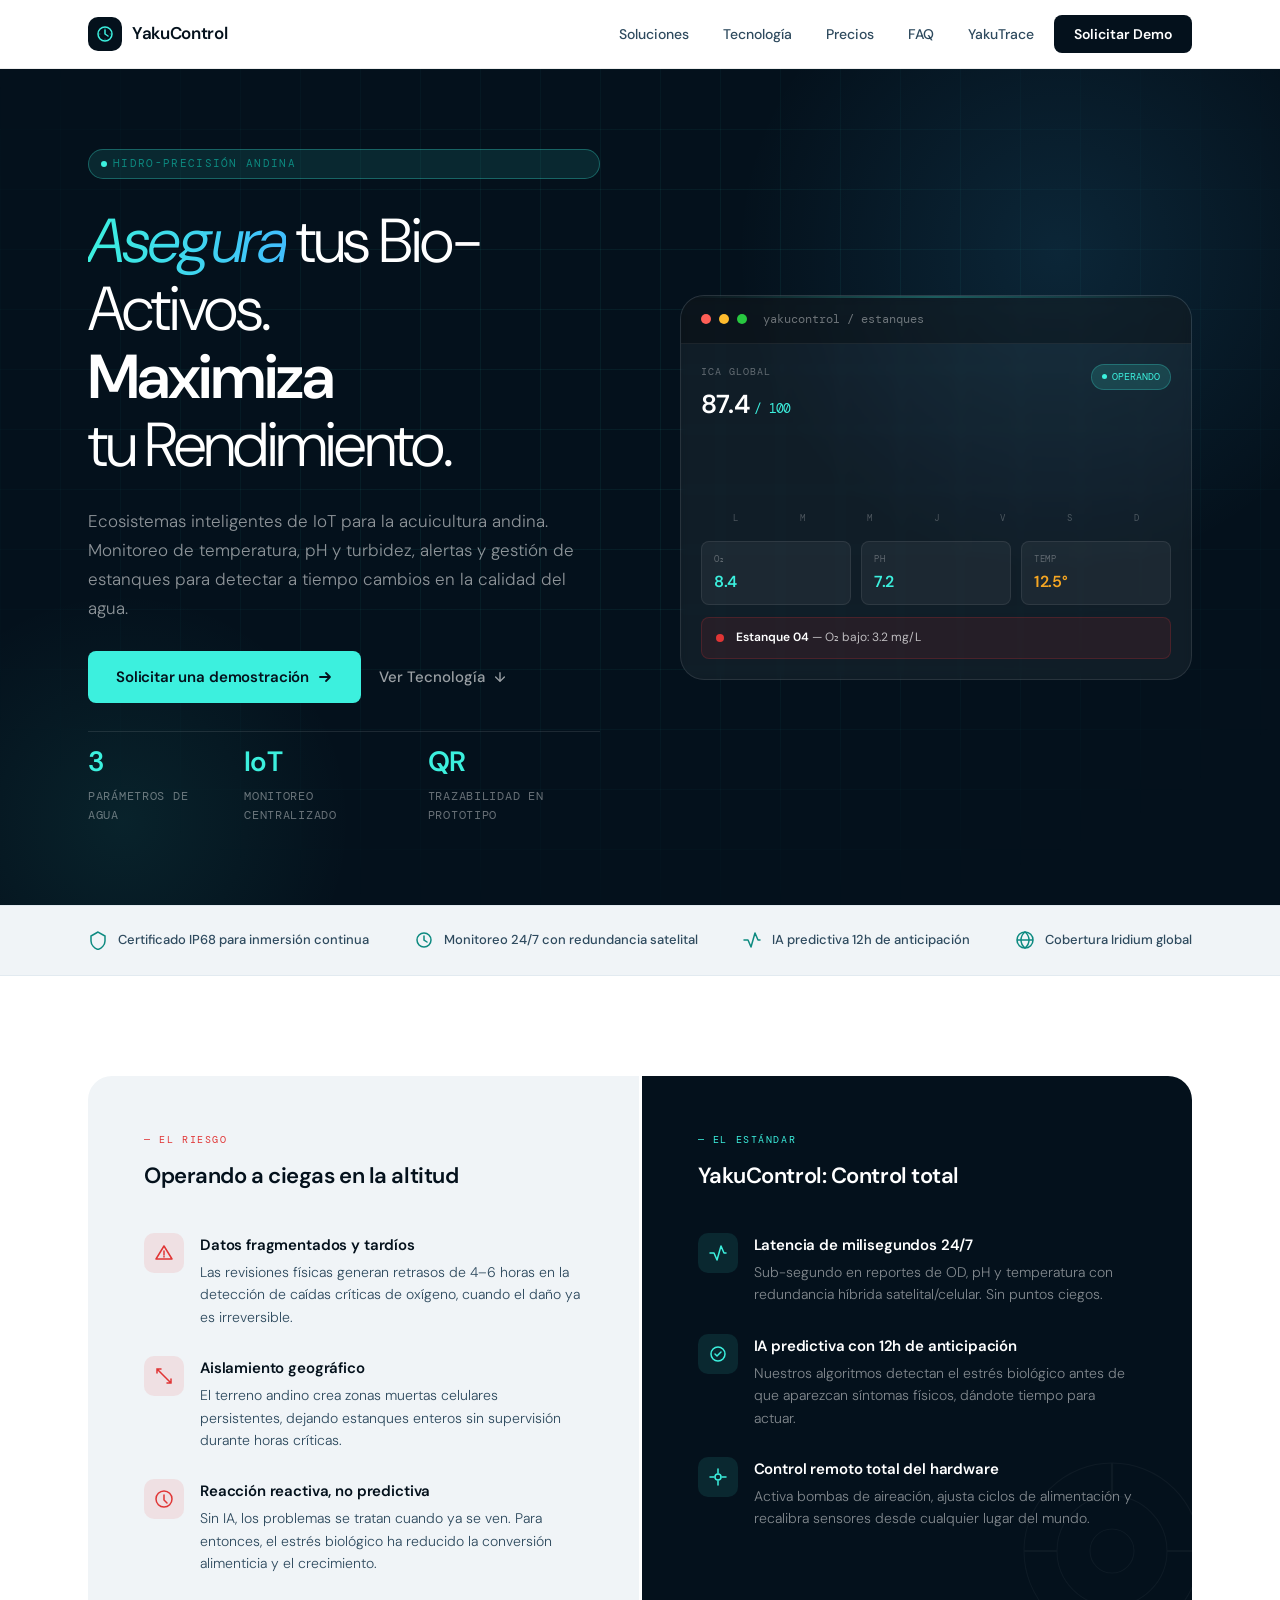
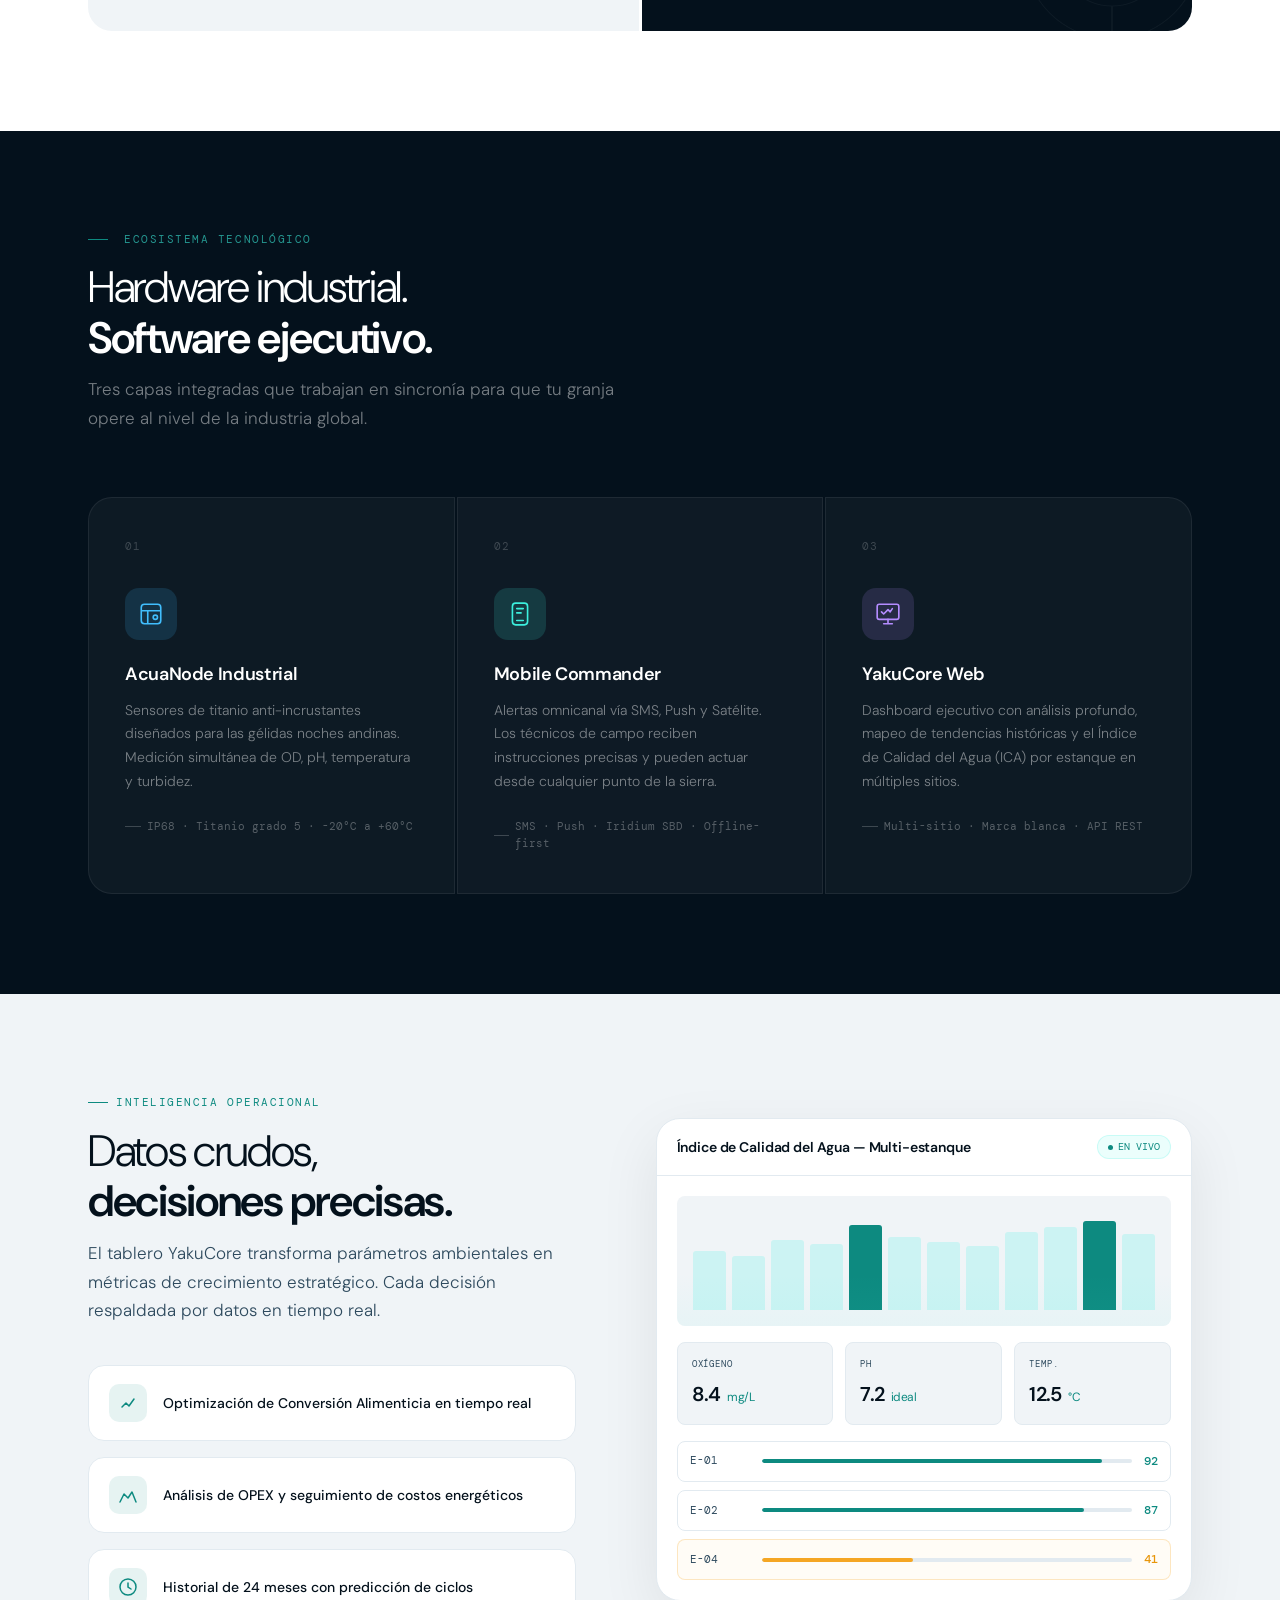
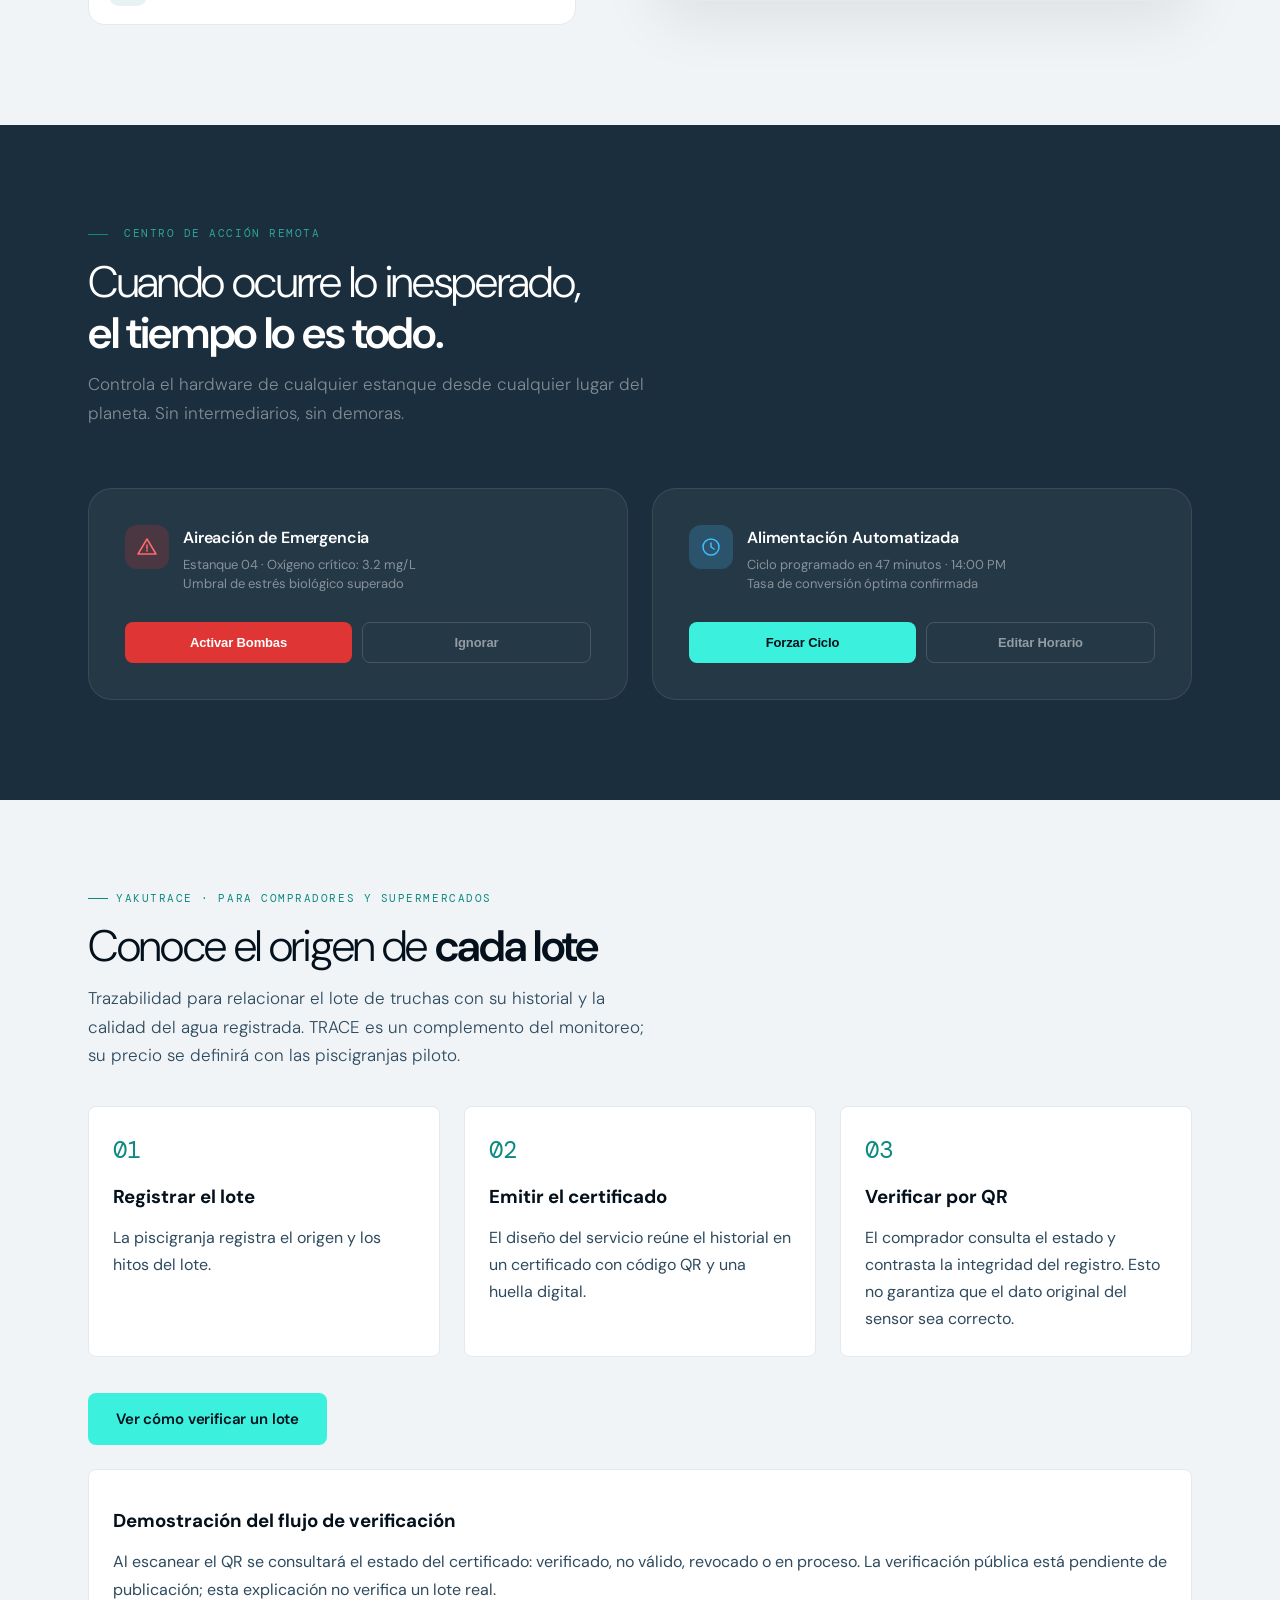
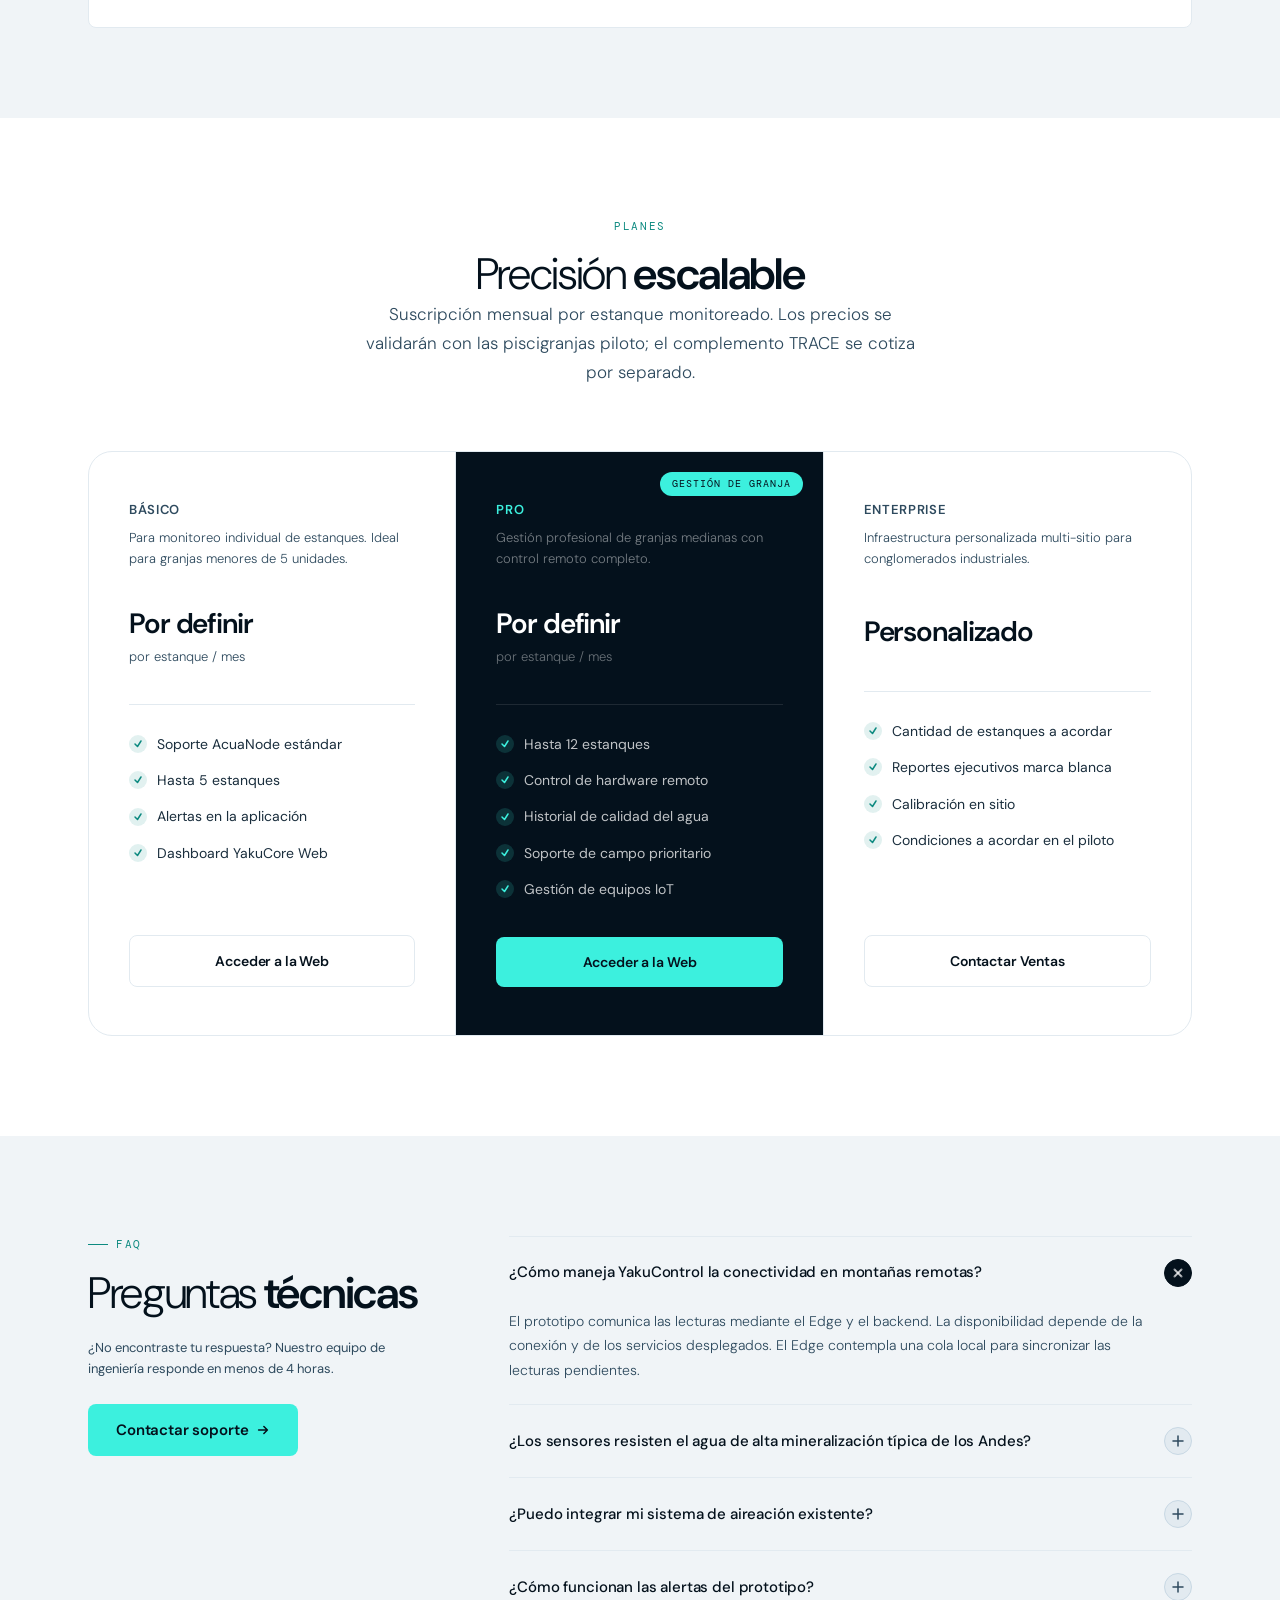
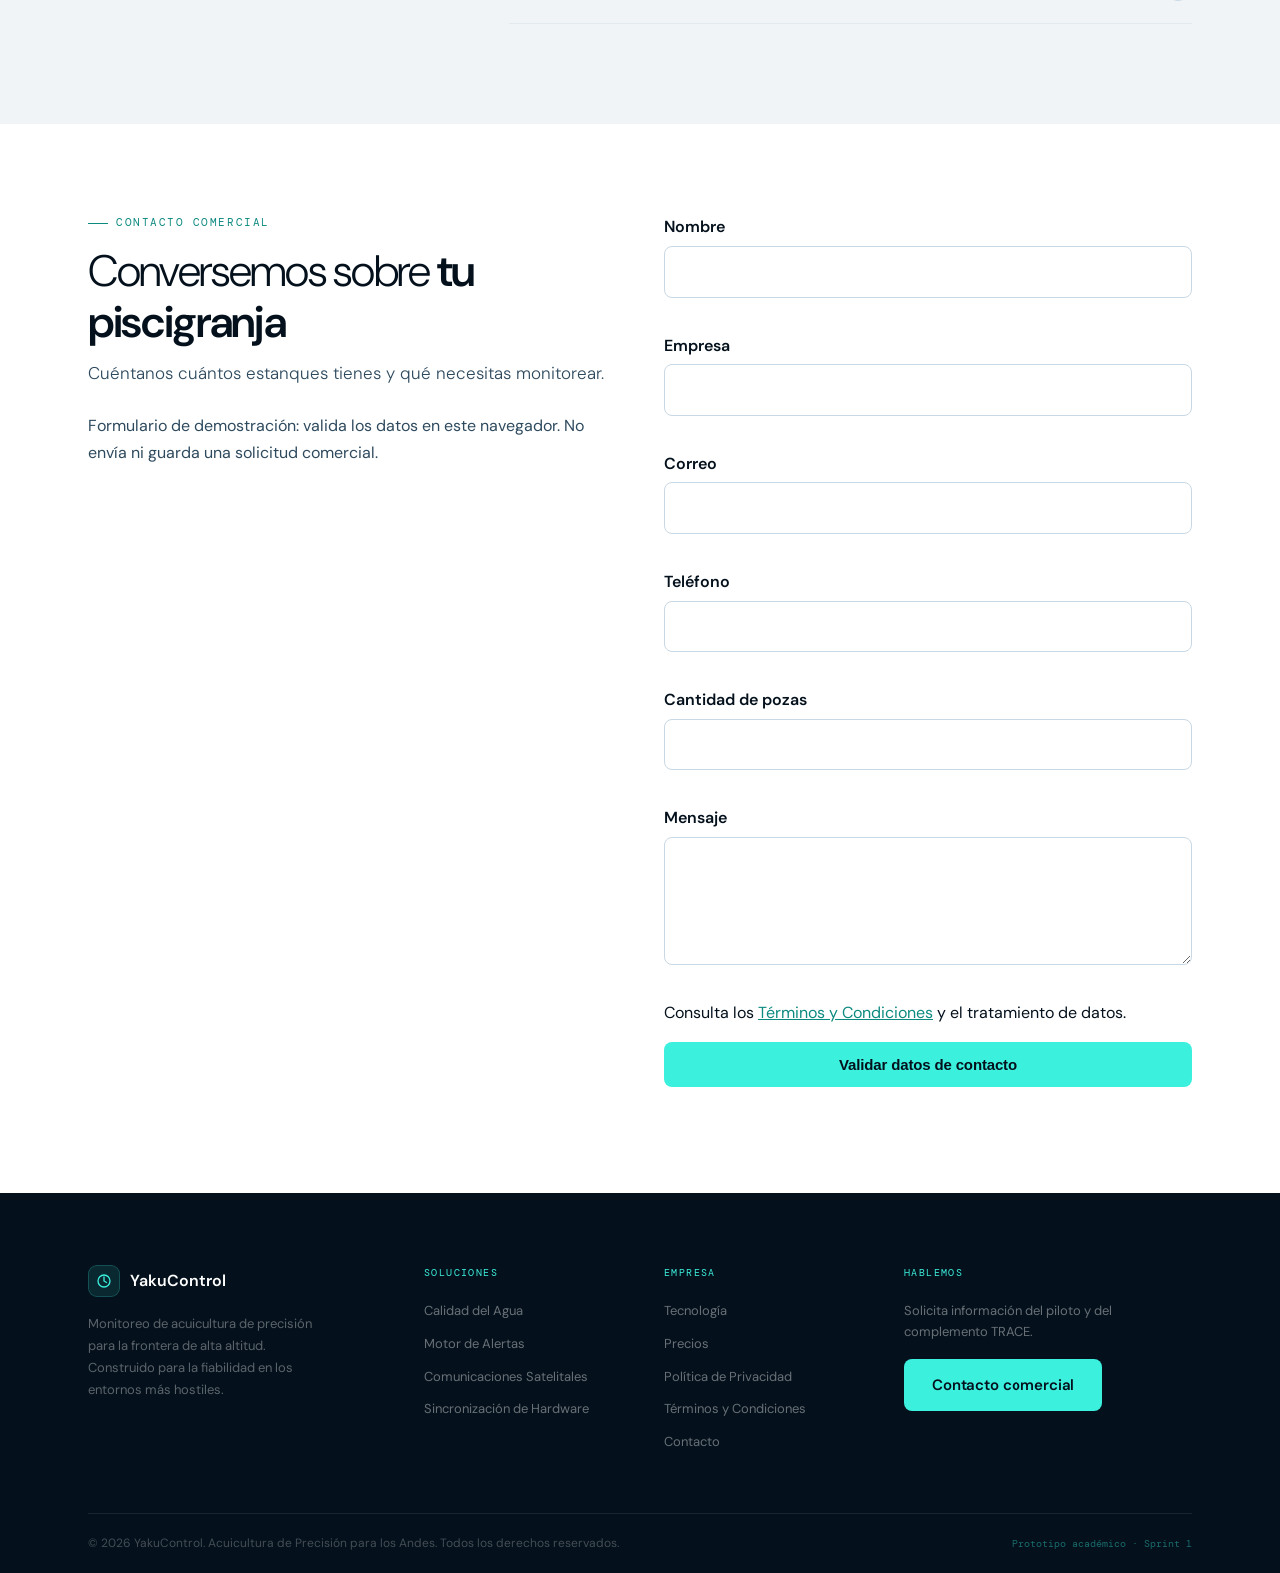
<file: index.html>
<!DOCTYPE html>
<html lang="es">
<head>
<meta charset="UTF-8"/>
<meta name="viewport" content="width=device-width, initial-scale=1.0"/>
<title>YakuControl — Hidro-Precisión Andina</title>
<link rel="preconnect" href="https://fonts.googleapis.com"/>
<link rel="preconnect" href="https://fonts.gstatic.com" crossorigin/>
<link href="https://fonts.googleapis.com/css2?family=DM+Sans:ital,opsz,wght@0,9..40,300;0,9..40,400;0,9..40,500;0,9..40,600;1,9..40,300&family=DM+Mono:wght@400;500&display=swap" rel="stylesheet"/>
<style>
*,*::before,*::after{box-sizing:border-box;margin:0;padding:0}

:root{
  --ink:       #04111c;
  --ink-2:     #1a2e3d;
  --ink-3:     #2e4a5e;
  --mist:      #f0f4f7;
  --mist-2:    #e2eaf0;
  --mist-3:    #c8d8e4;
  --cyan:      #3cf0de;
  --cyan-dim:  #1bbfb0;
  --cyan-dark: #0d8a80;
  --blue:      #41befd;
  --blue-dim:  #2990cc;
  --red:       #e03535;
  --white:     #ffffff;
  --r:         8px;
  --r-lg:      16px;
  --r-xl:      24px;
}

html{scroll-behavior:smooth}
body{font-family:'DM Sans',sans-serif;background:var(--white);color:var(--ink);line-height:1.6;overflow-x:hidden}

/* ──────────────── UTILITIES ──────────────── */
.container{max-width:1200px;margin:0 auto;padding:0 48px}
@media(max-width:900px){.container{padding:0 24px}}

.tag{
  display:inline-flex;align-items:center;gap:6px;
  font-family:'DM Mono',monospace;font-size:11px;letter-spacing:.12em;text-transform:uppercase;
  color:var(--cyan-dark);background:rgba(60,240,222,.1);
  border:1px solid rgba(60,240,222,.3);
  padding:5px 12px;border-radius:40px;
}
.tag::before{content:'';width:6px;height:6px;border-radius:50%;background:var(--cyan);flex-shrink:0;animation:pulse 2s ease-in-out infinite}
@keyframes pulse{0%,100%{opacity:1;transform:scale(1)}50%{opacity:.4;transform:scale(.7)}}

/* ──────────────── ANIMATIONS ──────────────── */
@keyframes fadeUp{from{opacity:0;transform:translateY(28px)}to{opacity:1;transform:translateY(0)}}
@keyframes fadeIn{from{opacity:0}to{opacity:1}}
@keyframes floatY{0%,100%{transform:translateY(0)}50%{transform:translateY(-8px)}}
@keyframes scanLine{0%{transform:translateY(-100%)}100%{transform:translateY(400%)}}
@keyframes countUp{from{opacity:0;transform:scale(.85)}to{opacity:1;transform:scale(1)}}

.anim-1{animation:fadeUp .7s ease both}
.anim-2{animation:fadeUp .7s .15s ease both}
.anim-3{animation:fadeUp .7s .3s ease both}
.anim-4{animation:fadeUp .7s .45s ease both}

/* ──────────────── HEADER ──────────────── */
.site-header{
  position:sticky;top:0;z-index:200;
  background:rgba(255,255,255,.85);
  backdrop-filter:blur(16px) saturate(180%);
  border-bottom:1px solid rgba(0,0,0,.07);
}
.header-inner{
  display:flex;justify-content:space-between;align-items:center;
  height:68px;
}
.logo{display:flex;align-items:center;gap:10px;text-decoration:none}
.logo-mark{
  width:34px;height:34px;border-radius:10px;
  background:var(--ink);display:flex;align-items:center;justify-content:center;
}
.logo-mark svg{width:18px;height:18px}
.logo-text{font-weight:600;font-size:17px;color:var(--ink);letter-spacing:-.02em}
nav{display:flex;align-items:center;gap:6px}
nav a{font-size:14px;font-weight:500;color:var(--ink-3);padding:7px 14px;border-radius:var(--r);text-decoration:none;transition:all .2s}
nav a:hover{color:var(--ink);background:var(--mist)}
.btn-nav{
  background:var(--ink);color:var(--white)!important;
  padding:8px 20px!important;border-radius:var(--r)!important;
  font-size:14px!important;font-weight:600!important;
  border:none;cursor:pointer;text-decoration:none;transition:all .2s!important;
}
.btn-nav:hover{background:var(--ink-2)!important;transform:translateY(-1px)!important}

/* ──────────────── HERO ──────────────── */
.hero{
  position:relative;min-height:92vh;
  display:flex;align-items:center;
  overflow:hidden;
  background:var(--ink);
}
.hero-grid-bg{
  position:absolute;inset:0;
  background-image:
    linear-gradient(rgba(60,240,222,.06) 1px,transparent 1px),
    linear-gradient(90deg,rgba(60,240,222,.06) 1px,transparent 1px);
  background-size:60px 60px;
  mask-image:radial-gradient(ellipse 80% 80% at 50% 40%,black 30%,transparent 80%);
}
.hero-glow{
  position:absolute;top:-20%;right:-10%;
  width:700px;height:700px;border-radius:50%;
  background:radial-gradient(circle,rgba(65,190,253,.12) 0%,transparent 65%);
  pointer-events:none;
}
.hero-glow-2{
  position:absolute;bottom:-20%;left:-10%;
  width:500px;height:500px;border-radius:50%;
  background:radial-gradient(circle,rgba(60,240,222,.08) 0%,transparent 65%);
  pointer-events:none;
}
.hero-inner{
  position:relative;z-index:2;
  display:grid;grid-template-columns:1fr 1fr;
  gap:80px;align-items:center;padding:80px 0;
}
.hero-content{display:flex;flex-direction:column;gap:28px}
.hero-title{
  font-size:clamp(38px,5vw,62px);font-weight:300;
  color:var(--white);line-height:1.1;letter-spacing:-.03em;
}
.hero-title strong{font-weight:600;display:block}
.hero-title em{
  font-style:italic;font-weight:300;
  background:linear-gradient(90deg,var(--cyan),var(--blue));
  -webkit-background-clip:text;-webkit-text-fill-color:transparent;background-clip:text;
}
.hero-sub{font-size:17px;color:rgba(255,255,255,.55);line-height:1.7;max-width:500px;font-weight:300}
.hero-actions{display:flex;gap:14px;align-items:center;flex-wrap:wrap}
.btn-primary{
  display:inline-flex;align-items:center;gap:8px;
  background:var(--cyan);color:var(--ink);
  font-weight:600;font-size:15px;padding:14px 28px;
  border-radius:var(--r);border:none;cursor:pointer;text-decoration:none;
  transition:all .25s;letter-spacing:-.01em;
}
.btn-primary:hover{background:#2de8d6;transform:translateY(-2px);box-shadow:0 12px 32px rgba(60,240,222,.3)}
.btn-primary svg{width:16px;height:16px;transition:transform .2s}
.btn-primary:hover svg{transform:translateX(3px)}
.btn-ghost{
  display:inline-flex;align-items:center;gap:8px;
  color:rgba(255,255,255,.6);font-size:15px;font-weight:500;
  text-decoration:none;transition:color .2s;padding:14px 4px;
}
.btn-ghost:hover{color:var(--white)}

/* Hero stats */
.hero-stats{
  display:flex;gap:32px;padding-top:8px;
  border-top:1px solid rgba(255,255,255,.1);
}
.stat-item{display:flex;flex-direction:column;gap:2px}
.stat-num{font-size:24px;font-weight:600;color:var(--white);letter-spacing:-.03em}
.stat-num span{color:var(--cyan);font-size:28px}
.stat-label{font-size:12px;color:rgba(255,255,255,.4);font-family:'DM Mono',monospace;letter-spacing:.06em;text-transform:uppercase}

/* Hero dashboard mockup */
.hero-visual{position:relative;animation:floatY 5s ease-in-out infinite}
.dashboard-card{
  background:rgba(255,255,255,.05);
  border:1px solid rgba(255,255,255,.1);
  border-radius:var(--r-xl);
  overflow:hidden;backdrop-filter:blur(4px);
}
.dash-header{
  background:rgba(0,0,0,.3);
  padding:14px 20px;
  display:flex;align-items:center;gap:8px;
  border-bottom:1px solid rgba(255,255,255,.07);
}
.dot{width:10px;height:10px;border-radius:50%}
.dot-r{background:#ff5f57}.dot-y{background:#febc2e}.dot-g{background:#28c840}
.dash-title{font-family:'DM Mono',monospace;font-size:12px;color:rgba(255,255,255,.4);margin-left:8px}
.dash-body{padding:20px}
.dash-top{display:flex;justify-content:space-between;align-items:flex-start;margin-bottom:20px}
.dash-label{font-family:'DM Mono',monospace;font-size:10px;color:rgba(255,255,255,.35);letter-spacing:.1em;text-transform:uppercase;margin-bottom:4px}
.dash-val{font-size:26px;font-weight:600;color:var(--white);letter-spacing:-.03em}
.dash-val small{font-size:13px;color:var(--cyan);font-weight:400;font-family:'DM Mono',monospace}
.status-pill{
  display:inline-flex;align-items:center;gap:5px;
  background:rgba(60,240,222,.15);color:var(--cyan);
  border:1px solid rgba(60,240,222,.25);
  font-family:'DM Mono',monospace;font-size:10px;padding:4px 10px;border-radius:40px;
}
.status-pill::before{content:'';width:5px;height:5px;border-radius:50%;background:var(--cyan);animation:pulse 2s infinite}
/* mini chart */
.mini-chart{
  height:80px;display:flex;align-items:flex-end;gap:5px;
  padding:0 4px;margin-bottom:16px;
}
.bar-wrap{flex:1;display:flex;flex-direction:column;align-items:center;gap:3px}
.bar-fill{
  width:100%;border-radius:3px 3px 0 0;
  background:rgba(60,240,222,.25);
  transition:background .3s;
}
.bar-fill.active{background:var(--cyan)}
.bar-x{font-family:'DM Mono',monospace;font-size:9px;color:rgba(255,255,255,.25)}
/* metrics row */
.metrics-row{display:grid;grid-template-columns:repeat(3,1fr);gap:10px}
.metric-chip{
  background:rgba(255,255,255,.05);border:1px solid rgba(255,255,255,.08);
  border-radius:var(--r);padding:10px 12px;
}
.mc-label{font-family:'DM Mono',monospace;font-size:9px;color:rgba(255,255,255,.3);text-transform:uppercase;letter-spacing:.08em;margin-bottom:2px}
.mc-val{font-size:16px;font-weight:600;color:var(--white);letter-spacing:-.02em}
.mc-val.good{color:var(--cyan)}
.mc-val.warn{color:#f5a623}
/* alert item */
.alert-item{
  display:flex;align-items:center;gap:12px;
  background:rgba(224,53,53,.1);border:1px solid rgba(224,53,53,.2);
  border-radius:var(--r);padding:10px 14px;margin-top:12px;
}
.alert-dot{width:8px;height:8px;border-radius:50%;background:var(--red);flex-shrink:0;animation:pulse 1.5s infinite}
.alert-text{font-size:12px;color:rgba(255,255,255,.7)}
.alert-text strong{color:var(--white);font-weight:600}
/* scan line effect */
.scan-overlay{
  position:absolute;inset:0;overflow:hidden;pointer-events:none;border-radius:var(--r-xl);
}
.scan-line{
  position:absolute;left:0;right:0;height:2px;
  background:linear-gradient(90deg,transparent,rgba(60,240,222,.3),transparent);
  animation:scanLine 4s linear infinite;
}

/* ──────────────── TRUST BAR ──────────────── */
.trust-bar{
  border-top:1px solid var(--mist-2);
  border-bottom:1px solid var(--mist-2);
  padding:24px 0;background:var(--mist);
}
.trust-inner{display:flex;justify-content:space-between;align-items:center;gap:24px;flex-wrap:wrap}
.trust-item{
  display:flex;align-items:center;gap:10px;
  font-size:13px;color:var(--ink-3);font-weight:500;
}
.trust-item svg{width:20px;height:20px;color:var(--cyan-dark);flex-shrink:0}

/* ──────────────── SECTION COMMONS ──────────────── */
.section{padding:100px 0}
.section-label{
  font-family:'DM Mono',monospace;font-size:11px;letter-spacing:.14em;
  text-transform:uppercase;color:var(--cyan-dark);margin-bottom:14px;
  display:flex;align-items:center;gap:8px;
}
.section-label::before{content:'';width:20px;height:1px;background:var(--cyan-dark)}
.section-title{font-size:clamp(28px,4vw,44px);font-weight:300;letter-spacing:-.03em;color:var(--ink);line-height:1.15}
.section-title strong{font-weight:600}
.section-sub{font-size:17px;color:var(--ink-3);line-height:1.7;max-width:560px;font-weight:300;margin-top:12px}

/* ──────────────── PROBLEM / SOLUTION ──────────────── */
.ps-section{background:var(--white);padding:100px 0}
.ps-grid{display:grid;grid-template-columns:1fr 1fr;gap:3px;border-radius:var(--r-xl);overflow:hidden}
.ps-col{padding:56px;position:relative}
.ps-problem{background:var(--mist)}
.ps-solution{background:var(--ink);overflow:hidden}
.ps-bg-circuit{
  position:absolute;right:-30px;bottom:-30px;width:220px;height:220px;
  opacity:.04;
}
.ps-head{margin-bottom:40px}
.ps-label{
  font-family:'DM Mono',monospace;font-size:10px;letter-spacing:.16em;text-transform:uppercase;
  margin-bottom:10px;
}
.ps-label.prob{color:var(--red)}
.ps-label.sol{color:var(--cyan)}
.ps-h{font-size:22px;font-weight:600;letter-spacing:-.02em}
.ps-h.prob{color:var(--ink)}
.ps-h.sol{color:var(--white)}
.ps-items{display:flex;flex-direction:column;gap:28px}
.ps-item{display:flex;gap:16px;align-items:flex-start}
.ps-icon{
  width:40px;height:40px;border-radius:10px;
  display:flex;align-items:center;justify-content:center;flex-shrink:0;
}
.ps-icon.prob{background:rgba(224,53,53,.1)}
.ps-icon.sol{background:rgba(60,240,222,.1)}
.ps-icon svg{width:20px;height:20px}
.ps-icon.prob svg{color:var(--red)}
.ps-icon.sol svg{color:var(--cyan)}
.ps-text h4{font-size:15px;font-weight:600;margin-bottom:4px;letter-spacing:-.01em}
.ps-text p{font-size:14px;line-height:1.6;font-weight:300}
.ps-problem .ps-text h4{color:var(--ink)}
.ps-problem .ps-text p{color:var(--ink-3)}
.ps-solution .ps-text h4{color:var(--white)}
.ps-solution .ps-text p{color:rgba(255,255,255,.5)}

/* ──────────────── IOT ECOSYSTEM ──────────────── */
.iot-section{background:var(--ink);padding:100px 0}
.iot-section .section-title{color:var(--white)}
.iot-section .section-sub{color:rgba(255,255,255,.45)}
.iot-header{margin-bottom:64px}
.iot-grid{display:grid;grid-template-columns:repeat(3,1fr);gap:2px}
.iot-card{
  background:rgba(255,255,255,.04);
  border:1px solid rgba(255,255,255,.07);
  padding:40px 36px;
  transition:all .3s;position:relative;overflow:hidden;
}
.iot-card:first-child{border-radius:var(--r-xl) 0 0 var(--r-xl)}
.iot-card:last-child{border-radius:0 var(--r-xl) var(--r-xl) 0}
.iot-card::before{
  content:'';position:absolute;inset:0;
  background:linear-gradient(135deg,rgba(60,240,222,.05) 0%,transparent 60%);
  opacity:0;transition:opacity .3s;
}
.iot-card:hover{background:rgba(255,255,255,.07);transform:translateY(-4px)}
.iot-card:hover::before{opacity:1}
.iot-num{
  font-family:'DM Mono',monospace;font-size:11px;color:rgba(255,255,255,.2);
  letter-spacing:.1em;margin-bottom:32px;
}
.iot-icon{
  width:52px;height:52px;border-radius:14px;
  display:flex;align-items:center;justify-content:center;margin-bottom:20px;
}
.iot-icon svg{width:26px;height:26px}
.iot-icon-1{background:rgba(65,190,253,.15)} .iot-icon-1 svg{color:var(--blue)}
.iot-icon-2{background:rgba(60,240,222,.15)} .iot-icon-2 svg{color:var(--cyan)}
.iot-icon-3{background:rgba(180,140,255,.15)} .iot-icon-3 svg{color:#b48cff}
.iot-title{font-size:18px;font-weight:600;color:var(--white);margin-bottom:10px;letter-spacing:-.02em}
.iot-desc{font-size:14px;color:rgba(255,255,255,.45);line-height:1.7;font-weight:300}
.iot-spec{
  display:flex;align-items:center;gap:6px;
  margin-top:24px;font-family:'DM Mono',monospace;
  font-size:11px;color:rgba(255,255,255,.3);
}
.iot-spec::before{content:'';width:16px;height:1px;background:rgba(255,255,255,.2)}

/* ──────────────── DASHBOARD SECTION ──────────────── */
.dash-section{padding:100px 0;background:var(--mist)}
.dash-layout{display:grid;grid-template-columns:1fr 1.1fr;gap:80px;align-items:center}
.dash-content{display:flex;flex-direction:column;gap:32px}
.feature-list{display:flex;flex-direction:column;gap:16px;margin-top:8px}
.feature-item{
  display:flex;align-items:center;gap:16px;
  padding:18px 20px;background:var(--white);
  border-radius:var(--r-lg);border:1px solid var(--mist-2);
  transition:all .25s;
}
.feature-item:hover{border-color:var(--mist-3);transform:translateX(4px)}
.fi-icon{
  width:38px;height:38px;border-radius:10px;
  background:rgba(13,138,128,.1);display:flex;align-items:center;justify-content:center;flex-shrink:0;
}
.fi-icon svg{width:20px;height:20px;color:var(--cyan-dark)}
.fi-text{font-size:14px;font-weight:500;color:var(--ink)}

/* Full dashboard card */
.full-dash{
  background:var(--white);border-radius:var(--r-xl);
  border:1px solid var(--mist-2);overflow:hidden;
  box-shadow:0 20px 60px rgba(0,0,0,.08);
}
.fd-header{
  padding:16px 20px;border-bottom:1px solid var(--mist-2);
  display:flex;align-items:center;justify-content:space-between;
}
.fd-title{font-size:14px;font-weight:600;color:var(--ink);letter-spacing:-.01em}
.fd-status{
  display:flex;align-items:center;gap:5px;
  font-family:'DM Mono',monospace;font-size:10px;color:var(--cyan-dark);
  background:rgba(60,240,222,.1);border:1px solid rgba(60,240,222,.2);
  padding:3px 10px;border-radius:40px;
}
.fd-status::before{content:'';width:5px;height:5px;border-radius:50%;background:var(--cyan-dark);animation:pulse 2s infinite}
.fd-body{padding:20px}
/* chart */
.fd-chart{
  height:130px;display:flex;align-items:flex-end;gap:6px;
  background:var(--mist);border-radius:var(--r);padding:16px;margin-bottom:16px;
  position:relative;overflow:hidden;
}
.fd-chart::after{
  content:'';position:absolute;left:0;right:0;bottom:0;height:40%;
  background:linear-gradient(to top,rgba(60,240,222,.05),transparent);
  pointer-events:none;
}
.fd-bar{flex:1;border-radius:3px 3px 0 0;background:rgba(60,240,222,.2);transition:background .3s;min-height:8px}
.fd-bar.hi{background:var(--cyan-dark)}
.fd-bar:hover{background:var(--cyan)}
/* metrics */
.fd-metrics{display:grid;grid-template-columns:repeat(3,1fr);gap:12px}
.fd-metric{
  background:var(--mist);border-radius:var(--r);padding:14px;
  border:1px solid var(--mist-2);
}
.fdm-label{font-family:'DM Mono',monospace;font-size:9px;letter-spacing:.1em;color:var(--ink-3);text-transform:uppercase;margin-bottom:6px}
.fdm-val{font-size:20px;font-weight:600;color:var(--ink);letter-spacing:-.03em}
.fdm-val span{font-size:12px;font-weight:400;color:var(--cyan-dark);margin-left:2px}
/* pond list */
.pond-list{margin-top:16px;display:flex;flex-direction:column;gap:8px}
.pond-row{
  display:flex;align-items:center;gap:12px;
  padding:10px 12px;border-radius:var(--r);
  border:1px solid var(--mist-2);
  font-size:13px;
}
.pond-id{font-family:'DM Mono',monospace;font-size:11px;color:var(--ink-3);min-width:60px}
.pond-bar{flex:1;height:4px;background:var(--mist-2);border-radius:2px;overflow:hidden}
.pond-fill{height:100%;border-radius:2px}
.good-fill{background:var(--cyan-dark)}
.warn-fill{background:#f5a623}
.pond-score{font-family:'DM Mono',monospace;font-size:12px;font-weight:500}
.s-good{color:var(--cyan-dark)}.s-warn{color:#e8960a}

/* ──────────────── REMOTE ACTION ──────────────── */
.action-section{padding:100px 0;background:var(--ink-2)}
.action-section .section-title{color:var(--white)}
.action-section .section-sub{color:rgba(255,255,255,.45)}
.action-header{margin-bottom:60px}
.action-grid{display:grid;grid-template-columns:1fr 1fr;gap:24px}
.action-card{
  background:rgba(255,255,255,.05);border:1px solid rgba(255,255,255,.09);
  border-radius:var(--r-xl);padding:36px;
  transition:all .3s;
}
.action-card:hover{background:rgba(255,255,255,.08);transform:translateY(-3px)}
.ac-top{display:flex;align-items:flex-start;gap:14px;margin-bottom:28px}
.ac-icon{
  width:44px;height:44px;border-radius:12px;
  display:flex;align-items:center;justify-content:center;flex-shrink:0;
}
.ac-icon svg{width:22px;height:22px}
.ac-icon-red{background:rgba(224,53,53,.2)} .ac-icon-red svg{color:#ff6b6b}
.ac-icon-blue{background:rgba(65,190,253,.2)} .ac-icon-blue svg{color:var(--blue)}
.ac-info h4{font-size:16px;font-weight:600;color:var(--white);margin-bottom:4px;letter-spacing:-.01em}
.ac-info p{font-size:13px;color:rgba(255,255,255,.45);line-height:1.5}
.ac-btns{display:flex;gap:10px}
.btn-action{
  flex:1;padding:12px 16px;border-radius:var(--r);
  font-size:13px;font-weight:600;letter-spacing:-.01em;
  cursor:pointer;border:none;transition:all .2s;
}
.btn-danger{background:var(--red);color:var(--white)}
.btn-danger:hover{background:#c92f2f;transform:translateY(-1px)}
.btn-teal{background:var(--cyan);color:var(--ink)}
.btn-teal:hover{background:#2de8d6;transform:translateY(-1px)}
.btn-outline-w{
  background:transparent;color:rgba(255,255,255,.5);
  border:1px solid rgba(255,255,255,.15);
}
.btn-outline-w:hover{color:var(--white);border-color:rgba(255,255,255,.35)}

/* ──────────────── PRICING ──────────────── */
.pricing-section{padding:100px 0;background:var(--white)}
.pricing-header{text-align:center;margin-bottom:64px}
.pricing-header .section-label{justify-content:center}
.pricing-header .section-label::before{display:none}
.pricing-grid{display:grid;grid-template-columns:repeat(3,1fr);gap:0;border:1px solid var(--mist-2);border-radius:var(--r-xl);overflow:hidden}
.pricing-card{
  padding:48px 40px;
  border-right:1px solid var(--mist-2);
  display:flex;flex-direction:column;gap:0;
  transition:all .3s;position:relative;
}
.pricing-card:last-child{border-right:none}
.pricing-card.featured{background:var(--ink);z-index:2}
.pricing-card:not(.featured):hover{background:var(--mist)}
.pc-badge{
  position:absolute;top:20px;right:20px;
  font-family:'DM Mono',monospace;font-size:10px;letter-spacing:.1em;text-transform:uppercase;
  color:var(--ink);background:var(--cyan);
  padding:4px 12px;border-radius:40px;
}
.pc-name{font-size:13px;font-weight:600;letter-spacing:.05em;text-transform:uppercase;margin-bottom:8px}
.pricing-card:not(.featured) .pc-name{color:var(--ink-3)}
.pricing-card.featured .pc-name{color:var(--cyan)}
.pc-desc{font-size:13px;font-weight:300;margin-bottom:32px}
.pricing-card:not(.featured) .pc-desc{color:var(--ink-3)}
.pricing-card.featured .pc-desc{color:rgba(255,255,255,.45)}
.pc-price{margin-bottom:36px}
.pc-amount{font-size:42px;font-weight:600;letter-spacing:-.04em}
.pricing-card:not(.featured) .pc-amount{color:var(--ink)}
.pricing-card.featured .pc-amount{color:var(--white)}
.pc-period{font-size:13px;font-weight:300}
.pricing-card:not(.featured) .pc-period{color:var(--ink-3)}
.pricing-card.featured .pc-period{color:rgba(255,255,255,.4)}
.pc-divider{height:1px;margin-bottom:28px}
.pricing-card:not(.featured) .pc-divider{background:var(--mist-2)}
.pricing-card.featured .pc-divider{background:rgba(255,255,255,.1)}
.pc-features{list-style:none;display:flex;flex-direction:column;gap:14px;flex:1;margin-bottom:36px}
.pc-features li{display:flex;align-items:center;gap:10px;font-size:14px}
.pricing-card:not(.featured) .pc-features li{color:var(--ink-2)}
.pricing-card.featured .pc-features li{color:rgba(255,255,255,.75)}
.check-icon{
  width:18px;height:18px;border-radius:50%;
  display:flex;align-items:center;justify-content:center;flex-shrink:0;
}
.pricing-card:not(.featured) .check-icon{background:rgba(13,138,128,.12)}
.pricing-card.featured .check-icon{background:rgba(60,240,222,.15)}
.check-icon svg{width:10px;height:10px}
.pricing-card:not(.featured) .check-icon svg{color:var(--cyan-dark)}
.pricing-card.featured .check-icon svg{color:var(--cyan)}
.btn-pricing{
  width:100%;padding:14px;border-radius:var(--r);
  font-size:14px;font-weight:600;letter-spacing:-.01em;
  cursor:pointer;border:none;transition:all .2s;
}
.btn-pricing-outline{
  background:transparent;
  border:1px solid var(--mist-2);
  color:var(--ink);
}
.btn-pricing-outline:hover{border-color:var(--mist-3);background:var(--mist)}
.btn-pricing-primary{background:var(--cyan);color:var(--ink)}
.btn-pricing-primary:hover{background:#2de8d6;transform:translateY(-2px)}
.btn-pricing-ghost{
  background:rgba(255,255,255,.1);color:var(--white);
  border:1px solid rgba(255,255,255,.15);
}
.btn-pricing-ghost:hover{background:rgba(255,255,255,.18)}

/* ──────────────── FAQ ──────────────── */
.faq-section{padding:100px 0;background:var(--mist)}
.faq-layout{display:grid;grid-template-columns:1fr 2fr;gap:80px}
.faq-sticky{position:sticky;top:100px;height:fit-content}
.faq-note{margin-top:20px;font-size:13px;color:var(--ink-3);line-height:1.6}
.faq-list{display:flex;flex-direction:column}
.faq-item{border-bottom:1px solid var(--mist-2)}
.faq-item:first-child{border-top:1px solid var(--mist-2)}
.faq-q{
  display:flex;justify-content:space-between;align-items:center;
  padding:22px 0;cursor:pointer;gap:20px;
}
.faq-q h4{font-size:15px;font-weight:500;color:var(--ink);letter-spacing:-.01em;line-height:1.4}
.faq-toggle{
  width:28px;height:28px;border-radius:50%;
  background:var(--mist-2);border:1px solid var(--mist-3);
  display:flex;align-items:center;justify-content:center;flex-shrink:0;
  transition:all .3s;
}
.faq-toggle svg{width:14px;height:14px;color:var(--ink-3);transition:transform .3s}
.faq-item.open .faq-toggle{background:var(--ink);border-color:var(--ink)}
.faq-item.open .faq-toggle svg{color:var(--white);transform:rotate(45deg)}
.faq-a{display:none;padding-bottom:22px;padding-right:48px}
.faq-a p{font-size:14px;color:var(--ink-3);line-height:1.75;font-weight:300}
.faq-item.open .faq-a{display:block}

/* ──────────────── FOOTER ──────────────── */
.site-footer{background:var(--ink);padding:72px 0 0}
.footer-grid{display:grid;grid-template-columns:1.5fr 1fr 1fr 1.5fr;gap:48px;padding-bottom:60px;border-bottom:1px solid rgba(255,255,255,.08)}
.footer-brand{}
.footer-logo{display:flex;align-items:center;gap:10px;margin-bottom:16px}
.footer-logo-mark{
  width:32px;height:32px;border-radius:9px;background:rgba(60,240,222,.1);
  border:1px solid rgba(60,240,222,.2);display:flex;align-items:center;justify-content:center;
}
.footer-logo-mark svg{width:16px;height:16px;color:var(--cyan)}
.footer-logo span{font-size:16px;font-weight:600;color:var(--white)}
.footer-desc{font-size:13px;color:rgba(255,255,255,.35);line-height:1.7;max-width:240px}
.footer-heading{font-family:'DM Mono',monospace;font-size:10px;letter-spacing:.14em;text-transform:uppercase;color:var(--cyan);margin-bottom:20px}
.footer-links{display:flex;flex-direction:column;gap:12px}
.footer-links a{font-size:13px;color:rgba(255,255,255,.4);text-decoration:none;transition:color .2s}
.footer-links a:hover{color:var(--white)}
.footer-newsletter p{font-size:13px;color:rgba(255,255,255,.4);line-height:1.6;margin-bottom:16px}
.newsletter-row{display:flex;height:42px;border-radius:var(--r);overflow:hidden;border:1px solid rgba(255,255,255,.12)}
.newsletter-row input{
  flex:1;background:rgba(255,255,255,.05);border:none;outline:none;
  padding:0 14px;color:var(--white);font-size:13px;font-family:'DM Sans',sans-serif;
}
.newsletter-row input::placeholder{color:rgba(255,255,255,.25)}
.newsletter-row button{
  background:var(--cyan);color:var(--ink);border:none;cursor:pointer;
  padding:0 18px;font-size:13px;font-weight:600;transition:all .2s;font-family:'DM Sans',sans-serif;
}
.newsletter-row button:hover{background:#2de8d6}
.social-row{display:flex;gap:10px;margin-top:20px}
.soc-btn{
  width:36px;height:36px;border-radius:var(--r);
  background:rgba(255,255,255,.07);border:1px solid rgba(255,255,255,.1);
  display:flex;align-items:center;justify-content:center;text-decoration:none;
  transition:all .2s;
}
.soc-btn svg{width:15px;height:15px;color:rgba(255,255,255,.5)}
.soc-btn:hover{background:rgba(255,255,255,.14)} .soc-btn:hover svg{color:var(--white)}
.footer-bottom{
  padding:20px 0;display:flex;justify-content:space-between;align-items:center;gap:16px;
}
.footer-copy{font-size:12px;color:rgba(255,255,255,.25)}
.footer-tag{
  font-family:'DM Mono',monospace;font-size:10px;
  color:rgba(60,240,222,.4);
}

/* ──────────────── RESPONSIVE ──────────────── */
@media(max-width:1024px){
  .hero-inner,.dash-layout,.faq-layout{grid-template-columns:1fr;gap:48px}
  .hero-visual{display:none}
  .ps-grid{grid-template-columns:1fr}
  .action-grid{grid-template-columns:1fr}
  .pricing-grid{grid-template-columns:1fr;border-radius:var(--r-xl)}
  .pricing-card{border-right:none;border-bottom:1px solid var(--mist-2)}
  .pricing-card:last-child{border-bottom:none}
  .footer-grid{grid-template-columns:1fr 1fr}
  .iot-grid{grid-template-columns:1fr}
  .iot-card:first-child,.iot-card:last-child{border-radius:0}
}
@media(max-width:768px){
  .section,.hero{padding:70px 0}
  .hero-stats{gap:20px}
  nav a:not(.btn-nav){display:none}
  .hero-title{font-size:36px}
  .ps-col{padding:36px 28px}
  .footer-grid{grid-template-columns:1fr}
}
</style>
<link rel="stylesheet" href="sales.css">
</head>
<body>

<!-- ════ HEADER ════ -->
<header class="site-header">
  <div class="container">
    <div class="header-inner">
      <a href="#" class="logo">
        <div class="logo-mark">
          <svg viewBox="0 0 18 18" fill="none">
            <circle cx="9" cy="9" r="7" stroke="#3cf0de" stroke-width="1.5"/>
            <path d="M9 5v4l3 2" stroke="#3cf0de" stroke-width="1.5" stroke-linecap="round" stroke-linejoin="round"/>
            <path d="M3 9h1M14 9h1M9 3v1M9 14v1" stroke="#3cf0de" stroke-width="1" stroke-linecap="round" opacity=".4"/>
          </svg>
        </div>
        <span class="logo-text">YakuControl</span>
      </a>
      <nav>
        <a href="#section-problem">Soluciones</a>
        <a href="#section-iot">Tecnología</a>
        <a href="#section-pricing">Precios</a>
        <a href="#section-faq">FAQ</a>
        <a href="#section-yakutrace">YakuTrace</a>
        <a href="#section-contact" class="btn-nav">Solicitar Demo</a>
      </nav>
    </div>
  </div>
</header>

<!-- ════ HERO ════ -->
<section class="hero">
  <div class="hero-grid-bg"></div>
  <div class="hero-glow"></div>
  <div class="hero-glow-2"></div>
  <div class="container">
    <div class="hero-inner">
      <div class="hero-content">
        <div class="tag anim-1">Hidro-Precisión Andina</div>
        <h1 class="hero-title anim-2">
          <em>Asegura</em> tus Bio-Activos.<br>
          <strong>Maximiza</strong> tu Rendimiento.
        </h1>
        <p class="hero-sub anim-3">Ecosistemas inteligentes de IoT para la acuicultura andina. Monitoreo de temperatura, pH y turbidez, alertas y gestión de estanques para detectar a tiempo cambios en la calidad del agua.</p>
        <div class="hero-actions anim-4">
          <a href="#section-contact" class="btn-primary">
            Solicitar una demostración
            <svg viewBox="0 0 16 16" fill="none"><path d="M3 8h10M9 4l4 4-4 4" stroke="currentColor" stroke-width="1.8" stroke-linecap="round" stroke-linejoin="round"/></svg>
          </a>
          <a href="#section-iot" class="btn-ghost">
            Ver Tecnología
            <svg viewBox="0 0 16 16" fill="none" style="width:14px;height:14px"><path d="M8 3v10M3 8l5 5 5-5" stroke="currentColor" stroke-width="1.6" stroke-linecap="round" stroke-linejoin="round"/></svg>
          </a>
        </div>
        <div class="hero-stats anim-4">
          <div class="stat-item">
            <div class="stat-num"><span>3</span></div>
            <div class="stat-label">Parámetros de agua</div>
          </div>
          <div class="stat-item">
            <div class="stat-num"><span>IoT</span></div>
            <div class="stat-label">Monitoreo centralizado</div>
          </div>
          <div class="stat-item">
            <div class="stat-num"><span>QR</span></div>
            <div class="stat-label">Trazabilidad en prototipo</div>
          </div>
        </div>
      </div>

      <!-- Dashboard Mockup -->
      <div class="hero-visual anim-3">
        <div class="dashboard-card">
          <div class="scan-overlay"><div class="scan-line"></div></div>
          <div class="dash-header">
            <div class="dot dot-r"></div><div class="dot dot-y"></div><div class="dot dot-g"></div>
            <span class="dash-title">yakucontrol / estanques</span>
          </div>
          <div class="dash-body">
            <div class="dash-top">
              <div>
                <div class="dash-label">ICA Global</div>
                <div class="dash-val">87.4 <small>/ 100</small></div>
              </div>
              <div class="status-pill">OPERANDO</div>
            </div>
            <div class="mini-chart">
              <div class="bar-wrap"><div class="bar-fill" style="height:55%"></div><div class="bar-x">L</div></div>
              <div class="bar-wrap"><div class="bar-fill" style="height:70%"></div><div class="bar-x">M</div></div>
              <div class="bar-wrap"><div class="bar-fill" style="height:60%"></div><div class="bar-x">M</div></div>
              <div class="bar-wrap"><div class="bar-fill active" style="height:88%"></div><div class="bar-x">J</div></div>
              <div class="bar-wrap"><div class="bar-fill" style="height:75%"></div><div class="bar-x">V</div></div>
              <div class="bar-wrap"><div class="bar-fill" style="height:65%"></div><div class="bar-x">S</div></div>
              <div class="bar-wrap"><div class="bar-fill" style="height:80%"></div><div class="bar-x">D</div></div>
            </div>
            <div class="metrics-row">
              <div class="metric-chip"><div class="mc-label">O₂</div><div class="mc-val good">8.4</div></div>
              <div class="metric-chip"><div class="mc-label">pH</div><div class="mc-val good">7.2</div></div>
              <div class="metric-chip"><div class="mc-label">Temp</div><div class="mc-val warn">12.5°</div></div>
            </div>
            <div class="alert-item">
              <div class="alert-dot"></div>
              <div class="alert-text"><strong>Estanque 04</strong> — O₂ bajo: 3.2 mg/L</div>
            </div>
          </div>
        </div>
      </div>
    </div>
  </div>
</section>

<!-- ════ TRUST BAR ════ -->
<div class="trust-bar">
  <div class="container">
    <div class="trust-inner">
      <div class="trust-item">
        <svg viewBox="0 0 20 20" fill="none"><path d="M10 2L3 6v5c0 4 3.5 7.5 7 8.5 3.5-1 7-4.5 7-8.5V6L10 2z" stroke="currentColor" stroke-width="1.5" fill="none"/></svg>
        Certificado IP68 para inmersión continua
      </div>
      <div class="trust-item">
        <svg viewBox="0 0 20 20" fill="none"><circle cx="10" cy="10" r="7" stroke="currentColor" stroke-width="1.5"/><path d="M10 6v4l3 2" stroke="currentColor" stroke-width="1.5" stroke-linecap="round"/></svg>
        Monitoreo 24/7 con redundancia satelital
      </div>
      <div class="trust-item">
        <svg viewBox="0 0 20 20" fill="none"><path d="M2 10h4l3 7 4-14 3 7h2" stroke="currentColor" stroke-width="1.5" stroke-linecap="round" stroke-linejoin="round"/></svg>
        IA predictiva 12h de anticipación
      </div>
      <div class="trust-item">
        <svg viewBox="0 0 20 20" fill="none"><path d="M10 2C5.5 2 2 5.5 2 10s3.5 8 8 8 8-3.5 8-8-3.5-8-8-8z" stroke="currentColor" stroke-width="1.5"/><path d="M2 10h16" stroke="currentColor" stroke-width="1.5"/><path d="M10 2c-2.5 2-4 5-4 8s1.5 6 4 8c2.5-2 4-5 4-8s-1.5-6-4-8z" stroke="currentColor" stroke-width="1.5"/></svg>
        Cobertura Iridium global
      </div>
    </div>
  </div>
</div>

<!-- ════ PROBLEM / SOLUTION ════ -->
<section id="section-problem" class="ps-section">
  <div class="container">
    <div class="ps-grid">
      <div class="ps-col ps-problem">
        <div class="ps-head">
          <div class="ps-label prob">— El riesgo</div>
          <h3 class="ps-h prob">Operando a ciegas en la altitud</h3>
        </div>
        <div class="ps-items">
          <div class="ps-item">
            <div class="ps-icon prob">
              <svg viewBox="0 0 20 20" fill="none"><path d="M10 3L2 16h16L10 3z" stroke="currentColor" stroke-width="1.5" stroke-linejoin="round"/><path d="M10 8v4M10 13.5v.5" stroke="currentColor" stroke-width="1.5" stroke-linecap="round"/></svg>
            </div>
            <div class="ps-text">
              <h4>Datos fragmentados y tardíos</h4>
              <p>Las revisiones físicas generan retrasos de 4–6 horas en la detección de caídas críticas de oxígeno, cuando el daño ya es irreversible.</p>
            </div>
          </div>
          <div class="ps-item">
            <div class="ps-icon prob">
              <svg viewBox="0 0 20 20" fill="none"><path d="M3 3l14 14M7 3H3v4M17 13v4h-4" stroke="currentColor" stroke-width="1.5" stroke-linecap="round"/></svg>
            </div>
            <div class="ps-text">
              <h4>Aislamiento geográfico</h4>
              <p>El terreno andino crea zonas muertas celulares persistentes, dejando estanques enteros sin supervisión durante horas críticas.</p>
            </div>
          </div>
          <div class="ps-item">
            <div class="ps-icon prob">
              <svg viewBox="0 0 20 20" fill="none"><circle cx="10" cy="10" r="8" stroke="currentColor" stroke-width="1.5"/><path d="M10 6v5l3 3" stroke="currentColor" stroke-width="1.5" stroke-linecap="round"/></svg>
            </div>
            <div class="ps-text">
              <h4>Reacción reactiva, no predictiva</h4>
              <p>Sin IA, los problemas se tratan cuando ya se ven. Para entonces, el estrés biológico ha reducido la conversión alimenticia y el crecimiento.</p>
            </div>
          </div>
        </div>
      </div>

      <div class="ps-col ps-solution">
        <svg class="ps-bg-circuit" viewBox="0 0 200 200" fill="none">
          <circle cx="100" cy="100" r="80" stroke="white" stroke-width="1"/>
          <circle cx="100" cy="100" r="50" stroke="white" stroke-width="1"/>
          <circle cx="100" cy="100" r="20" stroke="white" stroke-width="1"/>
          <line x1="100" y1="20" x2="100" y2="50" stroke="white" stroke-width="2"/>
          <line x1="180" y1="100" x2="150" y2="100" stroke="white" stroke-width="2"/>
          <line x1="100" y1="180" x2="100" y2="150" stroke="white" stroke-width="2"/>
          <line x1="20" y1="100" x2="50" y2="100" stroke="white" stroke-width="2"/>
        </svg>
        <div class="ps-head">
          <div class="ps-label sol">— El estándar</div>
          <h3 class="ps-h sol">YakuControl: Control total</h3>
        </div>
        <div class="ps-items">
          <div class="ps-item">
            <div class="ps-icon sol">
              <svg viewBox="0 0 20 20" fill="none"><path d="M2 10h4l3 7 4-14 3 7h2" stroke="currentColor" stroke-width="1.5" stroke-linecap="round" stroke-linejoin="round"/></svg>
            </div>
            <div class="ps-text">
              <h4>Latencia de milisegundos 24/7</h4>
              <p>Sub-segundo en reportes de OD, pH y temperatura con redundancia híbrida satelital/celular. Sin puntos ciegos.</p>
            </div>
          </div>
          <div class="ps-item">
            <div class="ps-icon sol">
              <svg viewBox="0 0 20 20" fill="none"><circle cx="10" cy="10" r="7" stroke="currentColor" stroke-width="1.5"/><path d="M7 10l2 2 4-4" stroke="currentColor" stroke-width="1.5" stroke-linecap="round" stroke-linejoin="round"/></svg>
            </div>
            <div class="ps-text">
              <h4>IA predictiva con 12h de anticipación</h4>
              <p>Nuestros algoritmos detectan el estrés biológico antes de que aparezcan síntomas físicos, dándote tiempo para actuar.</p>
            </div>
          </div>
          <div class="ps-item">
            <div class="ps-icon sol">
              <svg viewBox="0 0 20 20" fill="none"><path d="M10 2v4M10 14v4M2 10h4M14 10h4" stroke="currentColor" stroke-width="1.5" stroke-linecap="round"/><circle cx="10" cy="10" r="3" stroke="currentColor" stroke-width="1.5"/></svg>
            </div>
            <div class="ps-text">
              <h4>Control remoto total del hardware</h4>
              <p>Activa bombas de aireación, ajusta ciclos de alimentación y recalibra sensores desde cualquier lugar del mundo.</p>
            </div>
          </div>
        </div>
      </div>
    </div>
  </div>
</section>

<!-- ════ IOT ECOSYSTEM ════ -->
<section id="section-iot" class="iot-section">
  <div class="container">
    <div class="iot-header">
      <div class="section-label" style="color:rgba(60,240,222,.6)">
        <span style="background:rgba(60,240,222,.5)"></span>Ecosistema tecnológico
      </div>
      <h2 class="section-title" style="color:white">Hardware industrial.<br><strong>Software ejecutivo.</strong></h2>
      <p class="section-sub">Tres capas integradas que trabajan en sincronía para que tu granja opere al nivel de la industria global.</p>
    </div>
    <div class="iot-grid">
      <div class="iot-card">
        <div class="iot-num">01</div>
        <div class="iot-icon iot-icon-1">
          <svg viewBox="0 0 24 24" fill="none"><rect x="3" y="3" width="18" height="18" rx="3" stroke="currentColor" stroke-width="1.5"/><path d="M3 9h18M9 21V9" stroke="currentColor" stroke-width="1.5"/><circle cx="16" cy="15" r="2" stroke="currentColor" stroke-width="1.5"/></svg>
        </div>
        <h3 class="iot-title">AcuaNode Industrial</h3>
        <p class="iot-desc">Sensores de titanio anti-incrustantes diseñados para las gélidas noches andinas. Medición simultánea de OD, pH, temperatura y turbidez.</p>
        <div class="iot-spec">IP68 · Titanio grado 5 · -20°C a +60°C</div>
      </div>
      <div class="iot-card">
        <div class="iot-num">02</div>
        <div class="iot-icon iot-icon-2">
          <svg viewBox="0 0 24 24" fill="none"><rect x="5" y="2" width="14" height="20" rx="3" stroke="currentColor" stroke-width="1.5"/><path d="M9 18h6" stroke="currentColor" stroke-width="1.5" stroke-linecap="round"/><path d="M9 7h6M9 11h4" stroke="currentColor" stroke-width="1.5" stroke-linecap="round"/></svg>
        </div>
        <h3 class="iot-title">Mobile Commander</h3>
        <p class="iot-desc">Alertas omnicanal vía SMS, Push y Satélite. Los técnicos de campo reciben instrucciones precisas y pueden actuar desde cualquier punto de la sierra.</p>
        <div class="iot-spec">SMS · Push · Iridium SBD · Offline-first</div>
      </div>
      <div class="iot-card">
        <div class="iot-num">03</div>
        <div class="iot-icon iot-icon-3">
          <svg viewBox="0 0 24 24" fill="none"><rect x="2" y="3" width="20" height="14" rx="2" stroke="currentColor" stroke-width="1.5"/><path d="M8 21h8M12 17v4" stroke="currentColor" stroke-width="1.5" stroke-linecap="round"/><path d="M6 10l2 2 4-4 2 2 2-3" stroke="currentColor" stroke-width="1.5" stroke-linecap="round" stroke-linejoin="round"/></svg>
        </div>
        <h3 class="iot-title">YakuCore Web</h3>
        <p class="iot-desc">Dashboard ejecutivo con análisis profundo, mapeo de tendencias históricas y el Índice de Calidad del Agua (ICA) por estanque en múltiples sitios.</p>
        <div class="iot-spec">Multi-sitio · Marca blanca · API REST</div>
      </div>
    </div>
  </div>
</section>

<!-- ════ DASHBOARD ════ -->
<section id="section-dashboard" class="dash-section">
  <div class="container">
    <div class="dash-layout">
      <div class="dash-content">
        <div>
          <div class="section-label">Inteligencia operacional</div>
          <h2 class="section-title">Datos crudos,<br><strong>decisiones precisas.</strong></h2>
          <p class="section-sub">El tablero YakuCore transforma parámetros ambientales en métricas de crecimiento estratégico. Cada decisión respaldada por datos en tiempo real.</p>
        </div>
        <div class="feature-list">
          <div class="feature-item">
            <div class="fi-icon">
              <svg viewBox="0 0 20 20" fill="none"><path d="M4 14l4-4 3 3 5-7" stroke="currentColor" stroke-width="1.5" stroke-linecap="round" stroke-linejoin="round"/></svg>
            </div>
            <span class="fi-text">Optimización de Conversión Alimenticia en tiempo real</span>
          </div>
          <div class="feature-item">
            <div class="fi-icon">
              <svg viewBox="0 0 20 20" fill="none"><path d="M2 17l4-8 4 4 4-6 4 10" stroke="currentColor" stroke-width="1.5" stroke-linecap="round" stroke-linejoin="round"/></svg>
            </div>
            <span class="fi-text">Análisis de OPEX y seguimiento de costos energéticos</span>
          </div>
          <div class="feature-item">
            <div class="fi-icon">
              <svg viewBox="0 0 20 20" fill="none"><circle cx="10" cy="10" r="8" stroke="currentColor" stroke-width="1.5"/><path d="M10 6v4l3 2" stroke="currentColor" stroke-width="1.5" stroke-linecap="round"/></svg>
            </div>
            <span class="fi-text">Historial de 24 meses con predicción de ciclos</span>
          </div>
        </div>
      </div>
      <!-- Full dashboard -->
      <div class="full-dash">
        <div class="fd-header">
          <span class="fd-title">Índice de Calidad del Agua — Multi-estanque</span>
          <span class="fd-status">EN VIVO</span>
        </div>
        <div class="fd-body">
          <div class="fd-chart">
            <div class="fd-bar" style="height:60%"></div>
            <div class="fd-bar" style="height:55%"></div>
            <div class="fd-bar" style="height:72%"></div>
            <div class="fd-bar" style="height:68%"></div>
            <div class="fd-bar hi" style="height:87%"></div>
            <div class="fd-bar" style="height:75%"></div>
            <div class="fd-bar" style="height:70%"></div>
            <div class="fd-bar" style="height:65%"></div>
            <div class="fd-bar" style="height:80%"></div>
            <div class="fd-bar" style="height:85%"></div>
            <div class="fd-bar hi" style="height:91%"></div>
            <div class="fd-bar" style="height:78%"></div>
          </div>
          <div class="fd-metrics">
            <div class="fd-metric">
              <div class="fdm-label">Oxígeno</div>
              <div class="fdm-val">8.4 <span>mg/L</span></div>
            </div>
            <div class="fd-metric">
              <div class="fdm-label">pH</div>
              <div class="fdm-val">7.2 <span>ideal</span></div>
            </div>
            <div class="fd-metric">
              <div class="fdm-label">Temp.</div>
              <div class="fdm-val">12.5 <span>°C</span></div>
            </div>
          </div>
          <div class="pond-list">
            <div class="pond-row">
              <span class="pond-id">E-01</span>
              <div class="pond-bar"><div class="pond-fill good-fill" style="width:92%"></div></div>
              <span class="pond-score s-good">92</span>
            </div>
            <div class="pond-row">
              <span class="pond-id">E-02</span>
              <div class="pond-bar"><div class="pond-fill good-fill" style="width:87%"></div></div>
              <span class="pond-score s-good">87</span>
            </div>
            <div class="pond-row" style="border-color:#f5a62340;background:rgba(245,166,35,.04)">
              <span class="pond-id">E-04</span>
              <div class="pond-bar"><div class="pond-fill warn-fill" style="width:41%"></div></div>
              <span class="pond-score s-warn">41</span>
            </div>
          </div>
        </div>
      </div>
    </div>
  </div>
</section>

<!-- ════ REMOTE ACTION ════ -->
<section id="section-action" class="action-section">
  <div class="container">
    <div class="action-header">
      <div class="section-label" style="color:rgba(60,240,222,.6)"><span style="background:rgba(60,240,222,.5)"></span>Centro de acción remota</div>
      <h2 class="section-title" style="color:white">Cuando ocurre lo inesperado,<br><strong>el tiempo lo es todo.</strong></h2>
      <p class="section-sub">Controla el hardware de cualquier estanque desde cualquier lugar del planeta. Sin intermediarios, sin demoras.</p>
    </div>
    <div class="action-grid">
      <div class="action-card">
        <div class="ac-top">
          <div class="ac-icon ac-icon-red">
            <svg viewBox="0 0 22 22" fill="none"><path d="M11 3L2 18h18L11 3z" stroke="currentColor" stroke-width="1.5" stroke-linejoin="round"/><path d="M11 9v4M11 14.5v.5" stroke="currentColor" stroke-width="1.5" stroke-linecap="round"/></svg>
          </div>
          <div class="ac-info">
            <h4>Aireación de Emergencia</h4>
            <p>Estanque 04 · Oxígeno crítico: 3.2 mg/L<br>Umbral de estrés biológico superado</p>
          </div>
        </div>
        <div class="ac-btns">
          <button class="btn-action btn-danger">Activar Bombas</button>
          <button class="btn-action btn-outline-w">Ignorar</button>
        </div>
      </div>
      <div class="action-card">
        <div class="ac-top">
          <div class="ac-icon ac-icon-blue">
            <svg viewBox="0 0 22 22" fill="none"><circle cx="11" cy="11" r="8" stroke="currentColor" stroke-width="1.5"/><path d="M11 7v4l3 2" stroke="currentColor" stroke-width="1.5" stroke-linecap="round" stroke-linejoin="round"/></svg>
          </div>
          <div class="ac-info">
            <h4>Alimentación Automatizada</h4>
            <p>Ciclo programado en 47 minutos · 14:00 PM<br>Tasa de conversión óptima confirmada</p>
          </div>
        </div>
        <div class="ac-btns">
          <button class="btn-action btn-teal">Forzar Ciclo</button>
          <button class="btn-action btn-outline-w">Editar Horario</button>
        </div>
      </div>
    </div>
  </div>
</section>

<section id="section-yakutrace" class="sales-section trace-section">
  <div class="container">
    <div class="section-label">YakuTrace · Para compradores y supermercados</div>
    <h2 class="section-title">Conoce el origen de <strong>cada lote</strong></h2>
    <p class="section-sub">Trazabilidad para relacionar el lote de truchas con su historial y la calidad del agua registrada. TRACE es un complemento del monitoreo; su precio se definirá con las piscigranjas piloto.</p>
    <ol class="trace-steps">
      <li><span>01</span><h3>Registrar el lote</h3><p>La piscigranja registra el origen y los hitos del lote.</p></li>
      <li><span>02</span><h3>Emitir el certificado</h3><p>El diseño del servicio reúne el historial en un certificado con código QR y una huella digital.</p></li>
      <li><span>03</span><h3>Verificar por QR</h3><p>El comprador consulta el estado y contrasta la integridad del registro. Esto no garantiza que el dato original del sensor sea correcto.</p></li>
    </ol>
    <a class="btn-primary" href="#trace-demo">Ver cómo verificar un lote</a>
    <aside id="trace-demo" class="trace-demo" aria-labelledby="trace-demo-title">
      <h3 id="trace-demo-title">Demostración del flujo de verificación</h3>
      <p>Al escanear el QR se consultará el estado del certificado: verificado, no válido, revocado o en proceso. La verificación pública está pendiente de publicación; esta explicación no verifica un lote real.</p>
    </aside>
  </div>
</section>

<!-- ════ PRICING ════ -->
<section id="section-pricing" class="pricing-section">
  <div class="container">
    <div class="pricing-header">
      <div class="section-label">Planes</div>
      <h2 class="section-title">Precisión <strong>escalable</strong></h2>
      <p class="section-sub" style="margin:0 auto;text-align:center">Suscripción mensual por estanque monitoreado. Los precios se validarán con las piscigranjas piloto; el complemento TRACE se cotiza por separado.</p>
    </div>
    <div class="pricing-grid">
      <!-- Básico -->
      <div class="pricing-card">
        <div class="pc-name">Básico</div>
        <div class="pc-desc">Para monitoreo individual de estanques. Ideal para granjas menores de 5 unidades.</div>
        <div class="pc-price">
          <div class="pc-amount" style="font-size:28px">Por definir</div>
          <div class="pc-period">por estanque / mes</div>
        </div>
        <div class="pc-divider"></div>
        <ul class="pc-features">
          <li><span class="check-icon"><svg viewBox="0 0 10 10" fill="none"><path d="M2 5l2.5 2.5L8 2" stroke="currentColor" stroke-width="1.5" stroke-linecap="round" stroke-linejoin="round"/></svg></span>Soporte AcuaNode estándar</li>
          <li><span class="check-icon"><svg viewBox="0 0 10 10" fill="none"><path d="M2 5l2.5 2.5L8 2" stroke="currentColor" stroke-width="1.5" stroke-linecap="round" stroke-linejoin="round"/></svg></span>Hasta 5 estanques</li>
          <li><span class="check-icon"><svg viewBox="0 0 10 10" fill="none"><path d="M2 5l2.5 2.5L8 2" stroke="currentColor" stroke-width="1.5" stroke-linecap="round" stroke-linejoin="round"/></svg></span>Alertas en la aplicación</li>
          <li><span class="check-icon"><svg viewBox="0 0 10 10" fill="none"><path d="M2 5l2.5 2.5L8 2" stroke="currentColor" stroke-width="1.5" stroke-linecap="round" stroke-linejoin="round"/></svg></span>Dashboard YakuCore Web</li>
        </ul>
        <a href="https://yakucontrol-v2.web.app" class="btn-pricing btn-pricing-outline">Acceder a la Web</a>
      </div>
      <!-- Escala -->
      <div class="pricing-card featured">
        <div class="pc-badge">Gestión de granja</div>
        <div class="pc-name">Pro</div>
        <div class="pc-desc">Gestión profesional de granjas medianas con control remoto completo.</div>
        <div class="pc-price">
          <div class="pc-amount" style="color:white;font-size:28px">Por definir</div>
          <div class="pc-period">por estanque / mes</div>
        </div>
        <div class="pc-divider"></div>
        <ul class="pc-features">
          <li><span class="check-icon"><svg viewBox="0 0 10 10" fill="none"><path d="M2 5l2.5 2.5L8 2" stroke="currentColor" stroke-width="1.5" stroke-linecap="round" stroke-linejoin="round"/></svg></span>Hasta 12 estanques</li>
          <li><span class="check-icon"><svg viewBox="0 0 10 10" fill="none"><path d="M2 5l2.5 2.5L8 2" stroke="currentColor" stroke-width="1.5" stroke-linecap="round" stroke-linejoin="round"/></svg></span>Control de hardware remoto</li>
          <li><span class="check-icon"><svg viewBox="0 0 10 10" fill="none"><path d="M2 5l2.5 2.5L8 2" stroke="currentColor" stroke-width="1.5" stroke-linecap="round" stroke-linejoin="round"/></svg></span>Historial de calidad del agua</li>
          <li><span class="check-icon"><svg viewBox="0 0 10 10" fill="none"><path d="M2 5l2.5 2.5L8 2" stroke="currentColor" stroke-width="1.5" stroke-linecap="round" stroke-linejoin="round"/></svg></span>Soporte de campo prioritario</li>
          <li><span class="check-icon"><svg viewBox="0 0 10 10" fill="none"><path d="M2 5l2.5 2.5L8 2" stroke="currentColor" stroke-width="1.5" stroke-linecap="round" stroke-linejoin="round"/></svg></span>Gestión de equipos IoT</li>
        </ul>
        <a href="https://yakucontrol-v2.web.app" class="btn-pricing btn-pricing-primary">Acceder a la Web</a>
      </div>
      <!-- Corporativo -->
      <div class="pricing-card">
        <div class="pc-name">Enterprise</div>
        <div class="pc-desc">Infraestructura personalizada multi-sitio para conglomerados industriales.</div>
        <div class="pc-price">
          <div class="pc-amount" style="font-size:28px;padding-top:8px">Personalizado</div>
        </div>
        <div class="pc-divider"></div>
        <ul class="pc-features">
          <li><span class="check-icon"><svg viewBox="0 0 10 10" fill="none"><path d="M2 5l2.5 2.5L8 2" stroke="currentColor" stroke-width="1.5" stroke-linecap="round" stroke-linejoin="round"/></svg></span>Cantidad de estanques a acordar</li>
          <li><span class="check-icon"><svg viewBox="0 0 10 10" fill="none"><path d="M2 5l2.5 2.5L8 2" stroke="currentColor" stroke-width="1.5" stroke-linecap="round" stroke-linejoin="round"/></svg></span>Reportes ejecutivos marca blanca</li>
          <li><span class="check-icon"><svg viewBox="0 0 10 10" fill="none"><path d="M2 5l2.5 2.5L8 2" stroke="currentColor" stroke-width="1.5" stroke-linecap="round" stroke-linejoin="round"/></svg></span>Calibración en sitio</li>
          <li><span class="check-icon"><svg viewBox="0 0 10 10" fill="none"><path d="M2 5l2.5 2.5L8 2" stroke="currentColor" stroke-width="1.5" stroke-linecap="round" stroke-linejoin="round"/></svg></span>Condiciones a acordar en el piloto</li>
        </ul>
        <a href="#section-contact" class="btn-pricing btn-pricing-outline">Contactar Ventas</a>
      </div>
    </div>
  </div>
</section>

<!-- ════ FAQ ════ -->
<section id="section-faq" class="faq-section">
  <div class="container">
    <div class="faq-layout">
      <div class="faq-sticky">
        <div class="section-label">FAQ</div>
        <h2 class="section-title">Preguntas <strong>técnicas</strong></h2>
        <p class="faq-note">¿No encontraste tu respuesta? Nuestro equipo de ingeniería responde en menos de 4 horas.</p>
        <a href="#section-pricing" class="btn-primary" style="margin-top:24px;display:inline-flex">
          Contactar soporte
          <svg viewBox="0 0 16 16" fill="none" style="width:14px;height:14px"><path d="M3 8h10M9 4l4 4-4 4" stroke="currentColor" stroke-width="1.8" stroke-linecap="round" stroke-linejoin="round"/></svg>
        </a>
      </div>
      <div class="faq-list">
        <div class="faq-item open" onclick="toggleFaq(this)">
          <div class="faq-q">
            <h4>¿Cómo maneja YakuControl la conectividad en montañas remotas?</h4>
            <div class="faq-toggle"><svg viewBox="0 0 14 14" fill="none"><path d="M7 2v10M2 7h10" stroke="currentColor" stroke-width="1.5" stroke-linecap="round"/></svg></div>
          </div>
          <div class="faq-a">
            <p>El prototipo comunica las lecturas mediante el Edge y el backend. La disponibilidad depende de la conexión y de los servicios desplegados. El Edge contempla una cola local para sincronizar las lecturas pendientes.</p>
          </div>
        </div>
        <div class="faq-item" onclick="toggleFaq(this)">
          <div class="faq-q">
            <h4>¿Los sensores resisten el agua de alta mineralización típica de los Andes?</h4>
            <div class="faq-toggle"><svg viewBox="0 0 14 14" fill="none"><path d="M7 2v10M2 7h10" stroke="currentColor" stroke-width="1.5" stroke-linecap="round"/></svg></div>
          </div>
          <div class="faq-a">
            <p>La resistencia depende del modelo de sensor y de su instalación. En el piloto se deben verificar las especificaciones del fabricante, la calibración y el mantenimiento; el prototipo no acredita una certificación industrial.</p>
          </div>
        </div>
        <div class="faq-item" onclick="toggleFaq(this)">
          <div class="faq-q">
            <h4>¿Puedo integrar mi sistema de aireación existente?</h4>
            <div class="faq-toggle"><svg viewBox="0 0 14 14" fill="none"><path d="M7 2v10M2 7h10" stroke="currentColor" stroke-width="1.5" stroke-linecap="round"/></svg></div>
          </div>
          <div class="faq-a">
            <p>Absolutamente. YakuControl es compatible con la mayoría de sistemas industriales de aireación y alimentación mediante nuestra API abierta y controladores relay Modbus/RS-485. Nuestros técnicos de campo realizan una auditoría de compatibilidad completa durante el onboarding, sin costo adicional, y gestionan la integración de principio a fin.</p>
          </div>
        </div>
        <div class="faq-item" onclick="toggleFaq(this)">
          <div class="faq-q">
            <h4>¿Cómo funcionan las alertas del prototipo?</h4>
            <div class="faq-toggle"><svg viewBox="0 0 14 14" fill="none"><path d="M7 2v10M2 7h10" stroke="currentColor" stroke-width="1.5" stroke-linecap="round"/></svg></div>
          </div>
          <div class="faq-a">
            <p>Las alertas del prototipo se basan en umbrales de calidad del agua. No se ha validado un modelo predictivo ni una tasa de precisión comercial; la interpretación y la decisión final corresponden al responsable de la granja.</p>
          </div>
        </div>
      </div>
    </div>
  </div>
</section>

<section id="section-contact" class="sales-section">
  <div class="container contact-layout">
    <div>
      <div class="section-label">Contacto comercial</div>
      <h2 class="section-title">Conversemos sobre <strong>tu piscigranja</strong></h2>
      <p class="section-sub">Cuéntanos cuántos estanques tienes y qué necesitas monitorear.</p>
      <p id="contact-note">Formulario de demostración: valida los datos en este navegador. No envía ni guarda una solicitud comercial.</p>
    </div>
    <form id="sales-form" class="sales-form" aria-describedby="contact-note" novalidate>
      <label for="sales-name">Nombre<input id="sales-name" name="name" autocomplete="name" required maxlength="120" aria-describedby="error-name"><span id="error-name" class="field-error"></span></label>
      <label for="sales-company">Empresa<input id="sales-company" name="company" autocomplete="organization" required maxlength="160" aria-describedby="error-company"><span id="error-company" class="field-error"></span></label>
      <label for="sales-email">Correo<input id="sales-email" name="email" type="email" autocomplete="email" required maxlength="254" aria-describedby="error-email"><span id="error-email" class="field-error"></span></label>
      <label for="sales-phone">Teléfono<input id="sales-phone" name="phone" type="tel" inputmode="numeric" autocomplete="tel" required pattern="[0-9]{7,15}" aria-describedby="error-phone"><span id="error-phone" class="field-error"></span></label>
      <label for="sales-ponds">Cantidad de pozas<input id="sales-ponds" name="ponds" type="number" min="1" step="1" required aria-describedby="error-ponds"><span id="error-ponds" class="field-error"></span></label>
      <label for="sales-message">Mensaje<textarea id="sales-message" name="message" rows="4" required maxlength="2000" aria-describedby="error-message"></textarea><span id="error-message" class="field-error"></span></label>
      <p>Consulta los <a href="terminos.html">Términos y Condiciones</a> y el tratamiento de datos.</p>
      <button type="submit" class="btn-primary">Validar datos de contacto</button>
      <p id="sales-result" role="status" aria-live="polite"></p>
    </form>
  </div>
</section>

<!-- ════ FOOTER ════ -->
<footer class="site-footer">
  <div class="container">
    <div class="footer-grid">
      <div class="footer-brand">
        <div class="footer-logo">
          <div class="footer-logo-mark">
            <svg viewBox="0 0 16 16" fill="none"><circle cx="8" cy="8" r="6" stroke="currentColor" stroke-width="1.3"/><path d="M8 4v4l2.5 1.5" stroke="currentColor" stroke-width="1.3" stroke-linecap="round"/></svg>
          </div>
          <span>YakuControl</span>
        </div>
        <p class="footer-desc">Monitoreo de acuicultura de precisión para la frontera de alta altitud. Construido para la fiabilidad en los entornos más hostiles.</p>
      </div>
      <div>
        <div class="footer-heading">Soluciones</div>
        <div class="footer-links">
          <a href="#">Calidad del Agua</a>
          <a href="#">Motor de Alertas</a>
          <a href="#">Comunicaciones Satelitales</a>
          <a href="#">Sincronización de Hardware</a>
        </div>
      </div>
      <div>
        <div class="footer-heading">Empresa</div>
        <div class="footer-links">
          <a href="#">Tecnología</a>
          <a href="#section-pricing">Precios</a>
          <a href="terminos.html#datos">Política de Privacidad</a>
          <a href="terminos.html">Términos y Condiciones</a>
          <a href="#section-contact">Contacto</a>
        </div>
      </div>
      <div class="footer-newsletter">
        <div class="footer-heading">Hablemos</div>
        <p>Solicita información del piloto y del complemento TRACE.</p>
        <a class="btn-primary" href="#section-contact">Contacto comercial</a>
      </div>
    </div>
    <div class="footer-bottom">
      <span class="footer-copy">© 2026 YakuControl. Acuicultura de Precisión para los Andes. Todos los derechos reservados.</span>
      <span class="footer-tag">Prototipo académico · Sprint 1</span>
    </div>
  </div>
</footer>

<script>
function toggleFaq(item){
  const isOpen=item.classList.contains('open');
  document.querySelectorAll('.faq-item').forEach(i=>i.classList.remove('open'));
  if(!isOpen) item.classList.add('open');
}

// Animate bars on scroll
const bars=document.querySelectorAll('.fd-bar,.bar-fill');
const observer=new IntersectionObserver(entries=>{
  entries.forEach(e=>{
    if(e.isIntersecting){
      e.target.style.transition='height .6s ease';
      observer.unobserve(e.target);
    }
  });
},{threshold:.1});
bars.forEach(b=>observer.observe(b));

// Smooth counter animation for hero stats
const countEls=document.querySelectorAll('.stat-num span');
const numObs=new IntersectionObserver(entries=>{
  entries.forEach(e=>{
    if(e.isIntersecting){
      e.target.style.animation='countUp .5s ease both';
      numObs.unobserve(e.target);
    }
  });
},{threshold:.5});
countEls.forEach(el=>numObs.observe(el));
</script>
<script src="sales.js"></script>
</body>
</html>
</file>
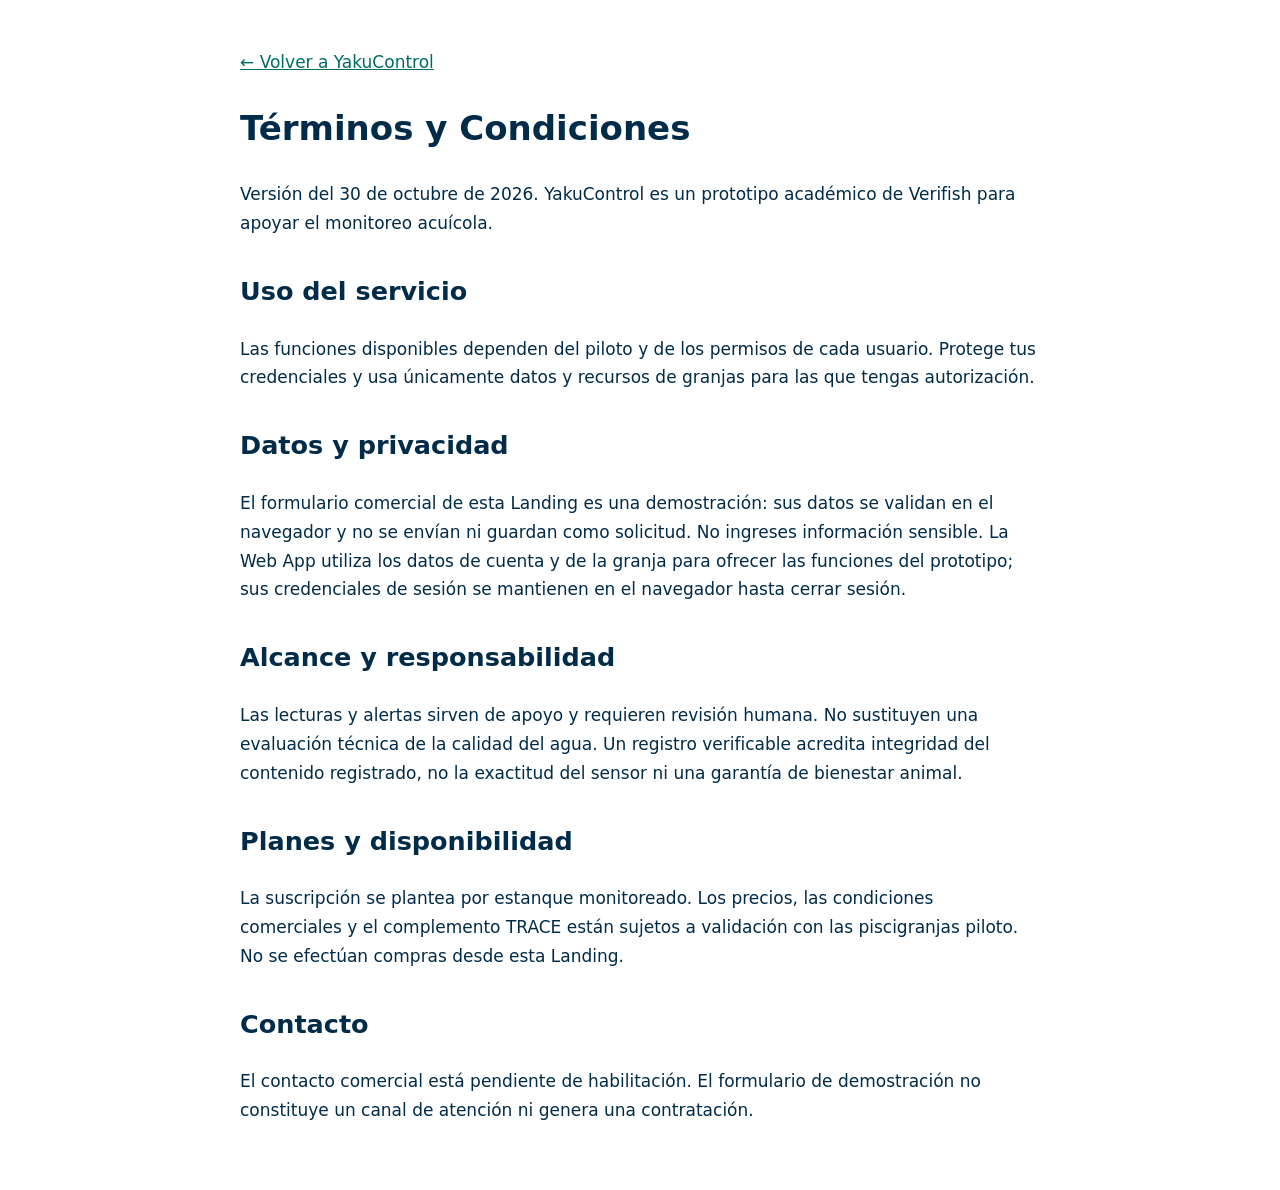
<file: terminos.html>
<!doctype html>
<html lang="es"><head><meta charset="utf-8"><meta name="viewport" content="width=device-width,initial-scale=1"><title>Términos y Condiciones | YakuControl</title><link rel="stylesheet" href="sales.css"></head>
<body><main class="legal"><a href="index.html">← Volver a YakuControl</a><h1>Términos y Condiciones</h1><p>Versión del 30 de octubre de 2026. YakuControl es un prototipo académico de Verifish para apoyar el monitoreo acuícola.</p><h2>Uso del servicio</h2><p>Las funciones disponibles dependen del piloto y de los permisos de cada usuario. Protege tus credenciales y usa únicamente datos y recursos de granjas para las que tengas autorización.</p><h2 id="datos">Datos y privacidad</h2><p>El formulario comercial de esta Landing es una demostración: sus datos se validan en el navegador y no se envían ni guardan como solicitud. No ingreses información sensible. La Web App utiliza los datos de cuenta y de la granja para ofrecer las funciones del prototipo; sus credenciales de sesión se mantienen en el navegador hasta cerrar sesión.</p><h2>Alcance y responsabilidad</h2><p>Las lecturas y alertas sirven de apoyo y requieren revisión humana. No sustituyen una evaluación técnica de la calidad del agua. Un registro verificable acredita integridad del contenido registrado, no la exactitud del sensor ni una garantía de bienestar animal.</p><h2>Planes y disponibilidad</h2><p>La suscripción se plantea por estanque monitoreado. Los precios, las condiciones comerciales y el complemento TRACE están sujetos a validación con las piscigranjas piloto. No se efectúan compras desde esta Landing.</p><h2>Contacto</h2><p>El contacto comercial está pendiente de habilitación. El formulario de demostración no constituye un canal de atención ni genera una contratación.</p></main></body></html>
</file>
<file: sales.css>
.sales-section {
  padding:90px 0;
  scroll-margin-top:90px;
}

.trace-section {
  background:var(--mist);
}

.trace-steps {
  list-style:none;
  display:grid;
  grid-template-columns:repeat(3,minmax(0,1fr));
  gap:24px;
  padding:0;
  margin:36px 0;
}

.trace-steps li,.trace-demo {
  border:1px solid var(--mist-2);
  border-radius:var(--r);
  padding:24px;
  background:var(--white);
}

.trace-steps span {
  font-family:'DM Mono',monospace;
  color:var(--cyan-dark);
  font-size:24px;
}

.trace-steps h3,.trace-demo h3 {
  margin:12px 0;
}

.trace-steps p,.trace-demo p {
  line-height:1.7;
  color:var(--ink-3);
}

.trace-demo {
  margin-top:24px;
  scroll-margin-top:100px;
}

.contact-layout {
  display:grid;
  grid-template-columns:1fr 1fr;
  gap:48px;
}

.sales-form {
  display:grid;
  gap:16px;
}

.sales-form label {
  display:grid;
  gap:6px;
  font-weight:600;
}

.sales-form input,.sales-form textarea {
  width:100%;
  padding:12px;
  border:1px solid var(--mist-3);
  border-radius:var(--r);
  font:inherit;
  background:var(--white);
  color:var(--ink);
}

.sales-form input:focus,.sales-form textarea:focus {
  outline:2px solid var(--cyan-dark);
  outline-offset:2px;
}

.sales-form [aria-invalid=true] {
  border-color:#b42318;
}

.field-error {
  color:#b42318;
  font-size:13px;
  min-height:1em;
}

.sales-form a {
  color:var(--cyan-dark);
  text-decoration:underline;
}

.sales-form button {
  border:0;
  cursor:pointer;
  justify-content:center;
}

.sales-form #sales-result {
  line-height:1.6;
  font-weight:600;
}

#contact-note {
  margin-top:24px;
  line-height:1.7;
  color:var(--ink-3);
}

.btn-pricing {
  text-decoration:none;
  text-align:center;
}

.legal {
  max-width:800px;
  margin:auto;
  padding:40px 24px;
  font:17px/1.7 system-ui;
  color:#002b49;
}

.legal a {
  color:#006c65;
}

.legal h2 {
  margin-top:32px;
}

@media(max-width:768px) {
  .trace-steps,.contact-layout {
    grid-template-columns:1fr;
  }

  .sales-section {
    padding:56px 0;
  }

  .contact-layout {
    gap:24px;
  }

  .site-header nav {
    display:flex;
    flex-wrap:wrap;
    gap:12px;
  }

  .site-header .header-inner {
    flex-wrap:wrap;
    gap:12px;
  }

  .trace-steps {
    gap:16px;
  }

}
</file>
